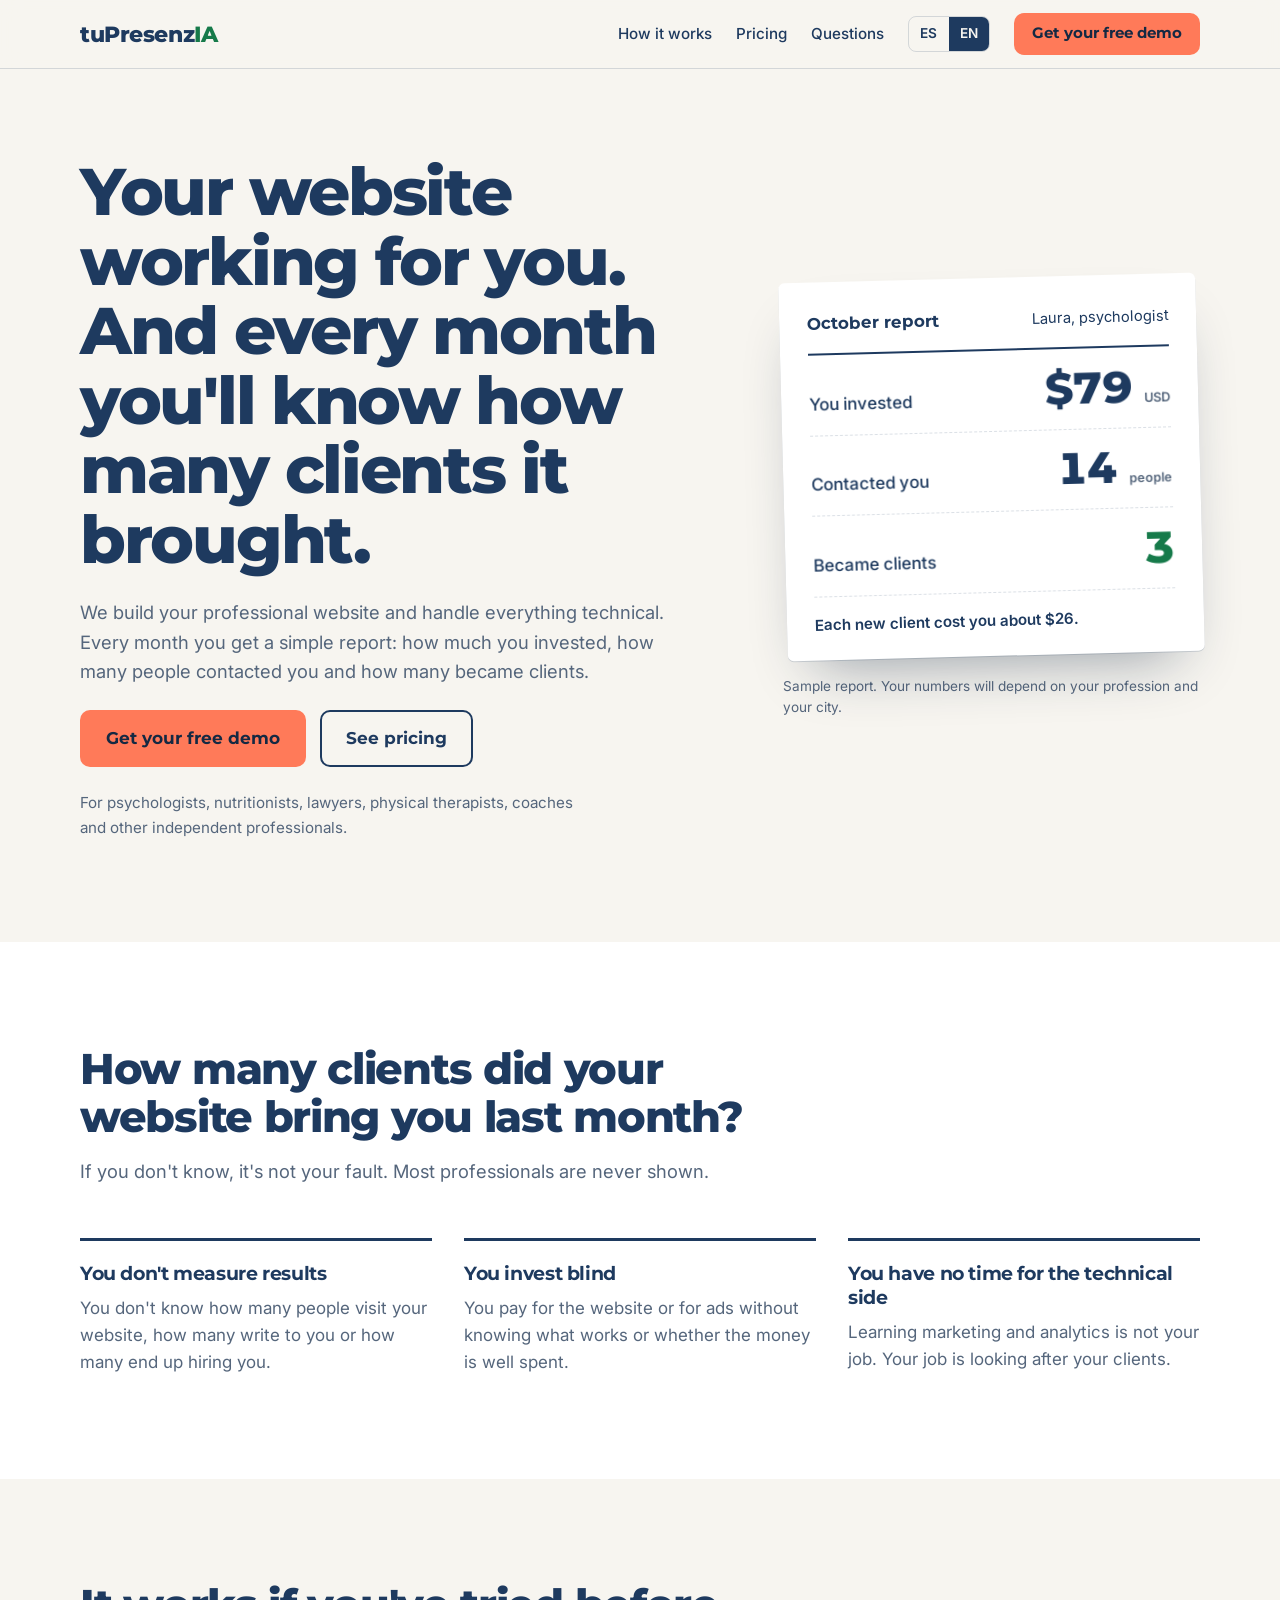
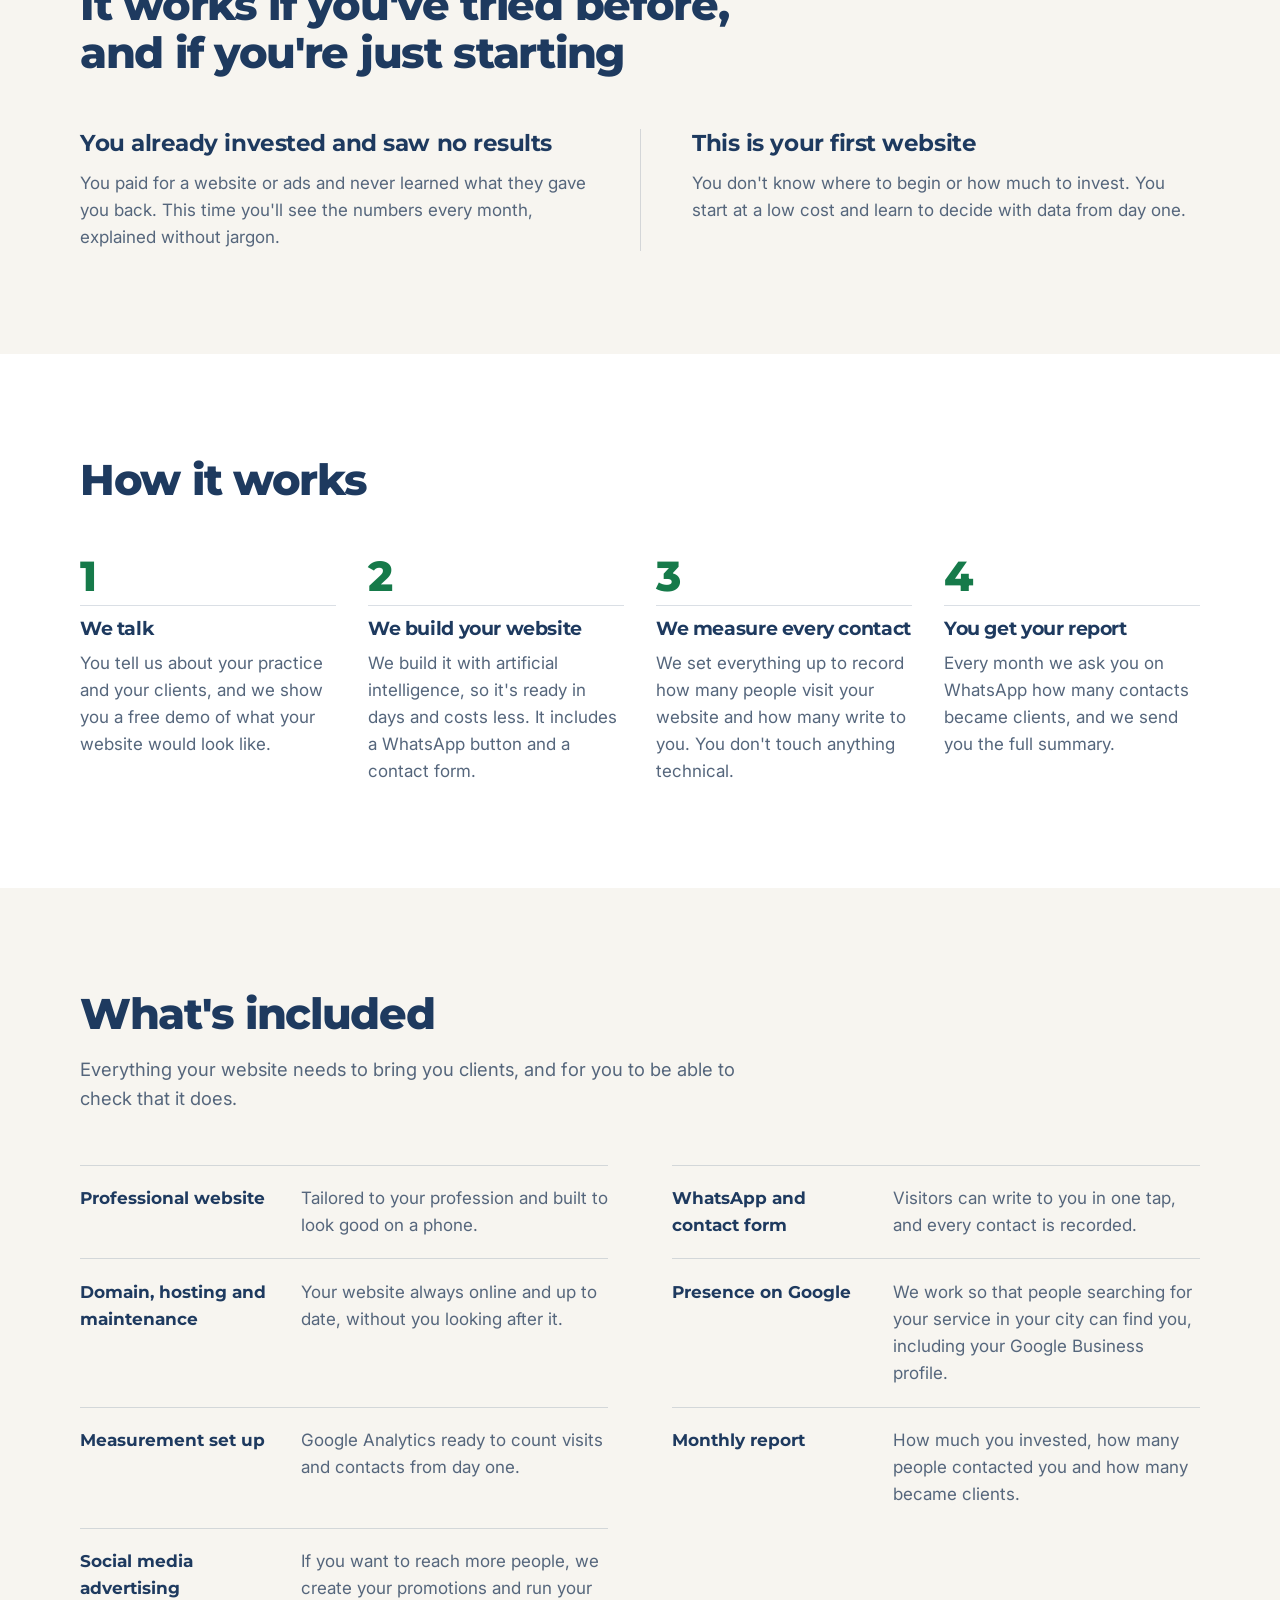
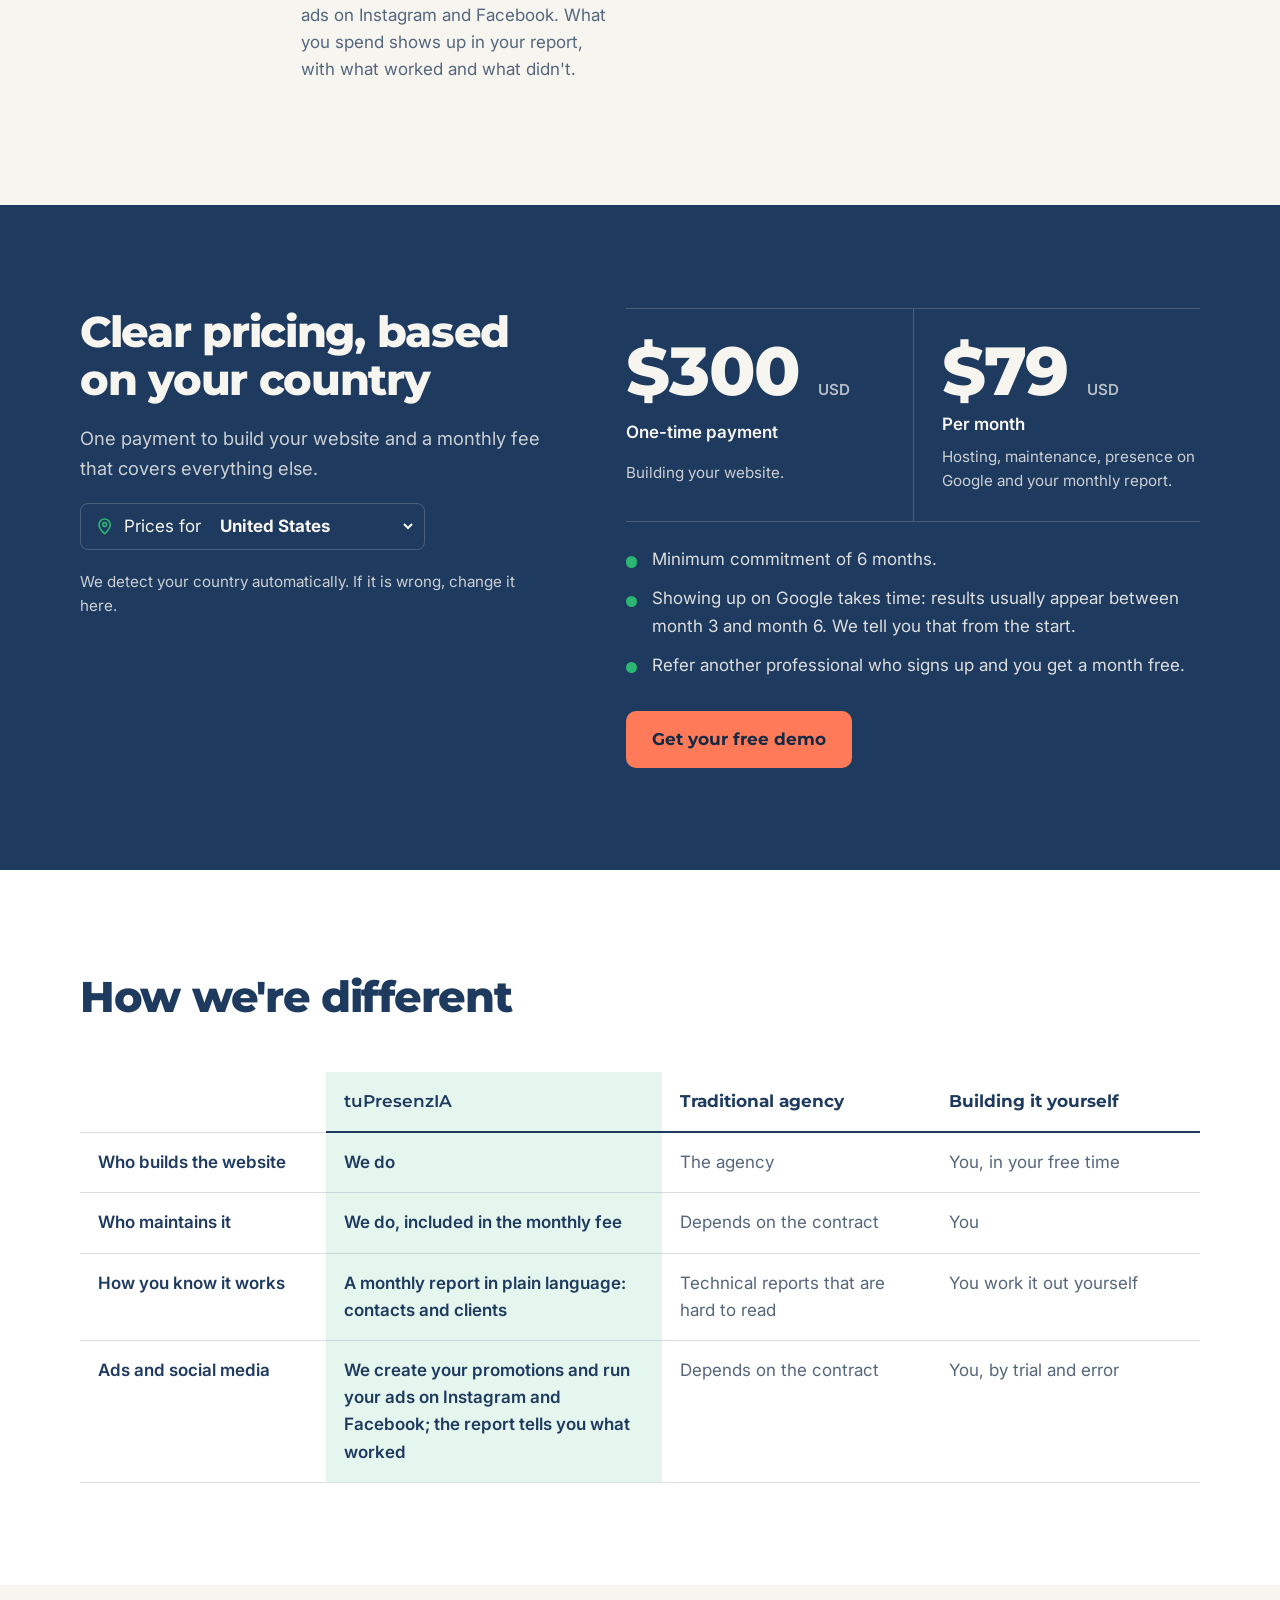
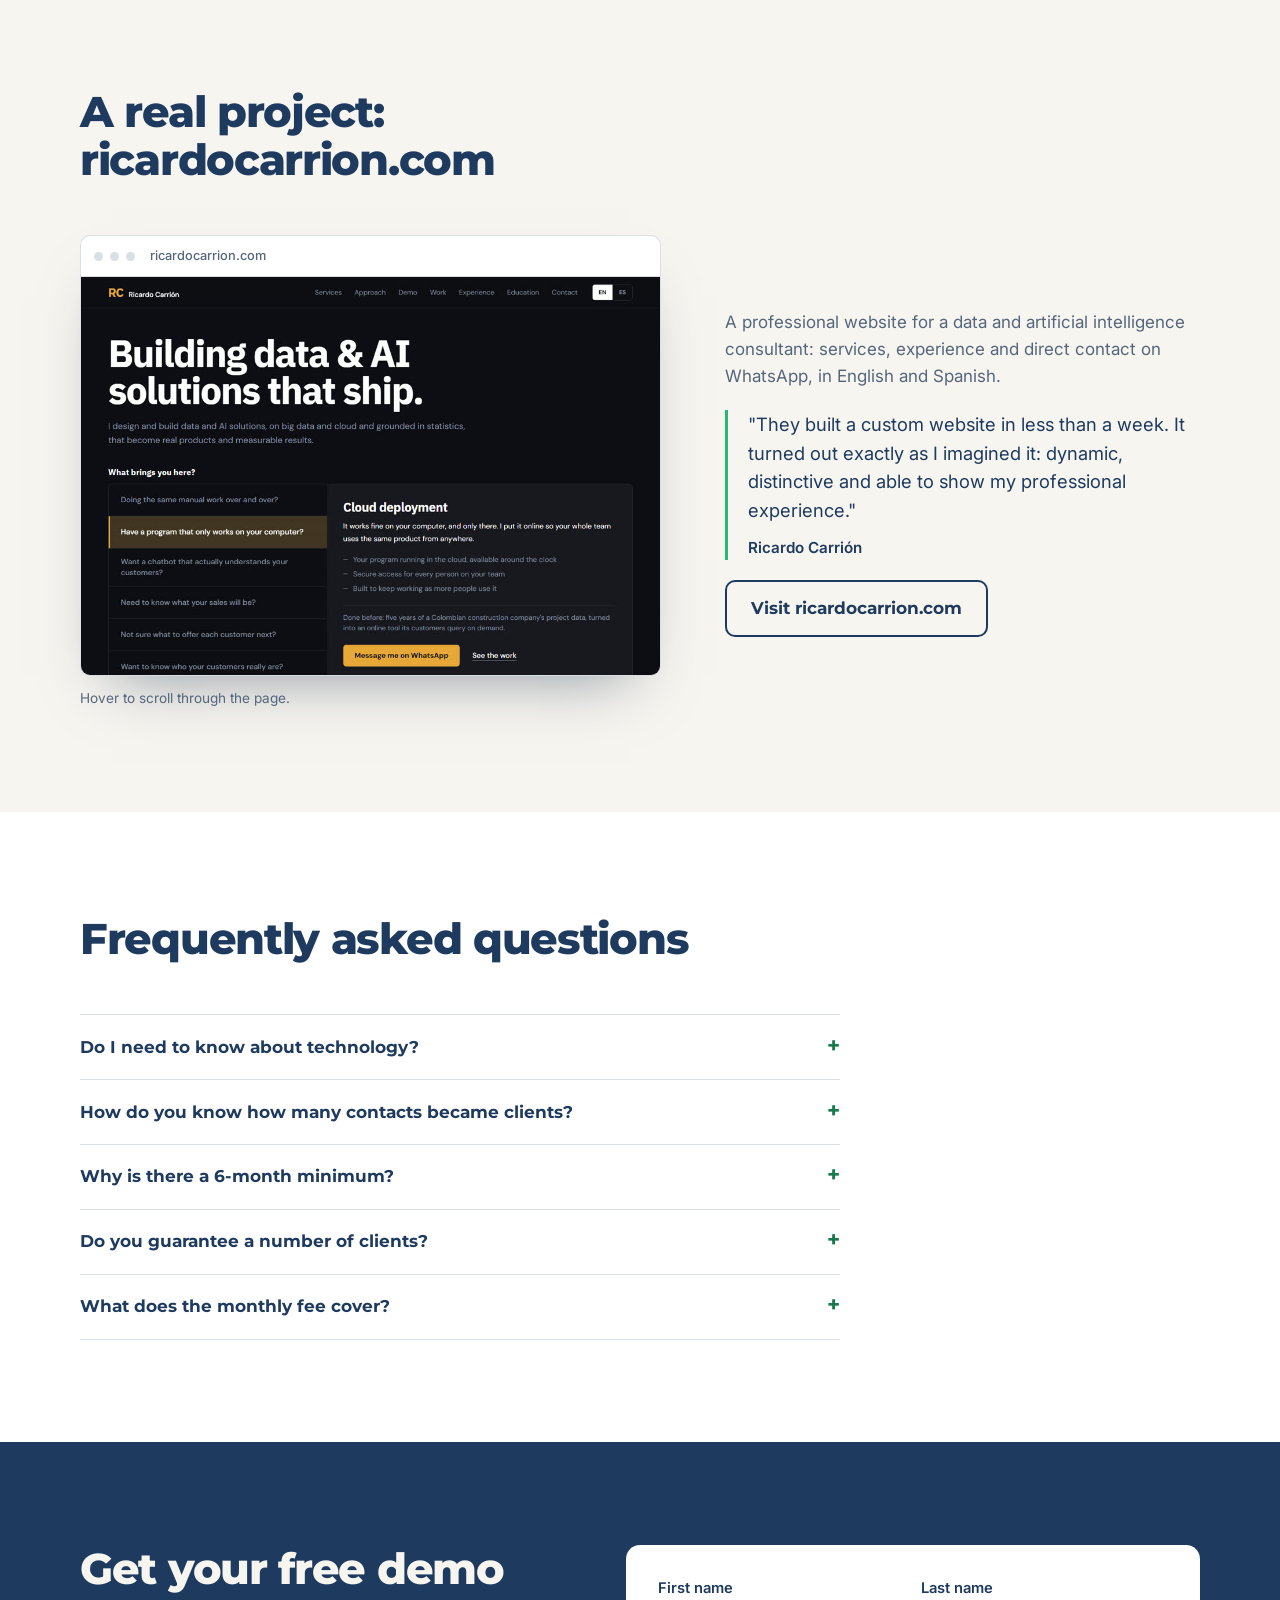
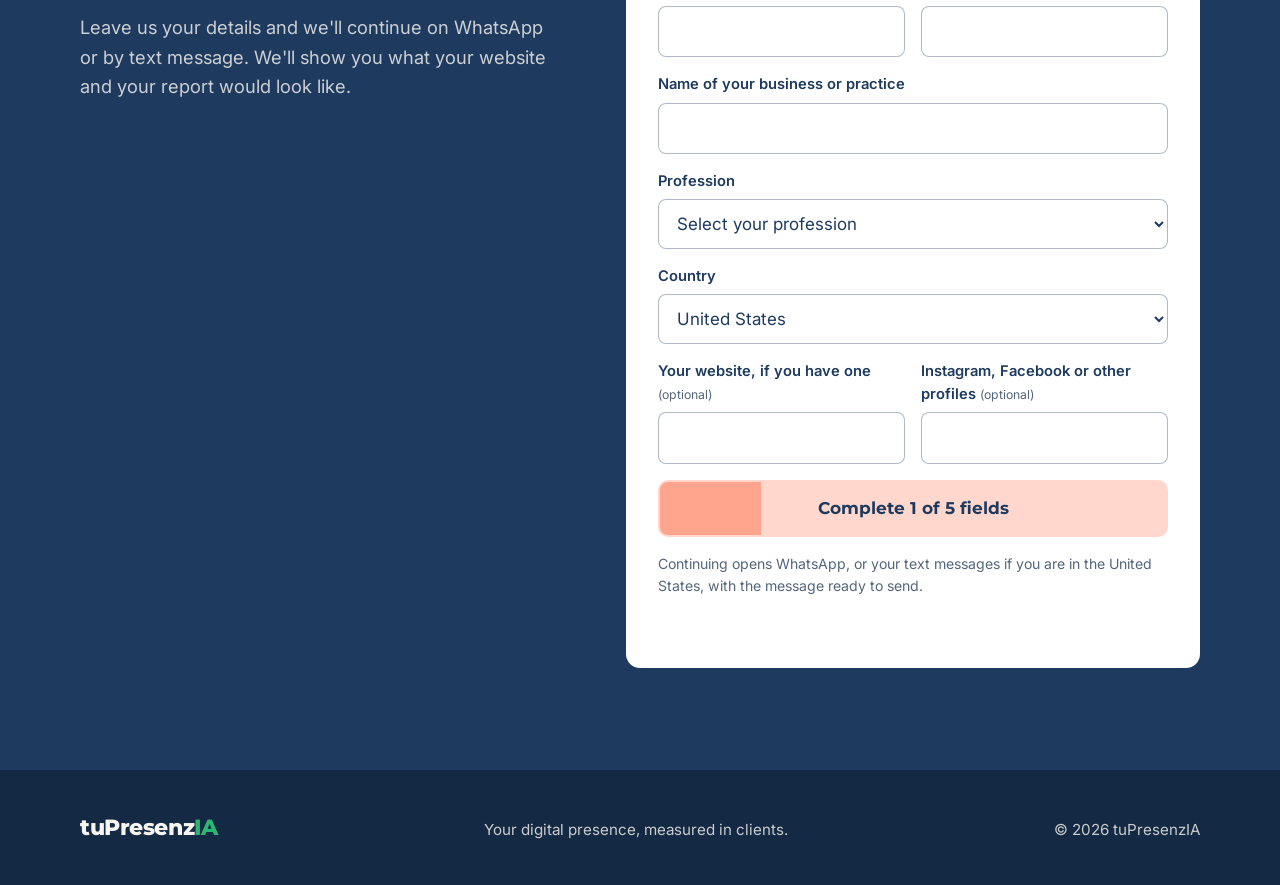
<file: index.html>
<!DOCTYPE html>
<html lang="es">
<head>
  <meta charset="UTF-8">
  <meta name="viewport" content="width=device-width, initial-scale=1.0">
  <title>tuPresenzIA</title>
  <meta name="description" content="tuPresenzIA crea tu página web profesional y cada mes te muestra cuántos clientes te trajo.">
  <!-- Google tag (gtag.js) -->
  <script async src="https://www.googletagmanager.com/gtag/js?id=G-QMNMT5FV4G"></script>
  <script>
    window.dataLayer = window.dataLayer || [];
    function gtag(){dataLayer.push(arguments);}
    gtag('js', new Date());

    gtag('config', 'G-QMNMT5FV4G');
  </script>
  <script>
    (function () {
      var language = String(navigator.language || "es").toLowerCase();
      window.location.replace(language.indexOf("en") === 0 ? "./eng/index.html" : "./spn/index.html");
    }());
  </script>
  <noscript><meta http-equiv="refresh" content="0; url=./spn/index.html"></noscript>
</head>
<body>
  <p>Si no eres redirigido automáticamente, continúa en <a href="./spn/index.html">Español</a> o <a href="./eng/index.html">English</a>.</p>
</body>
</html>
</file>
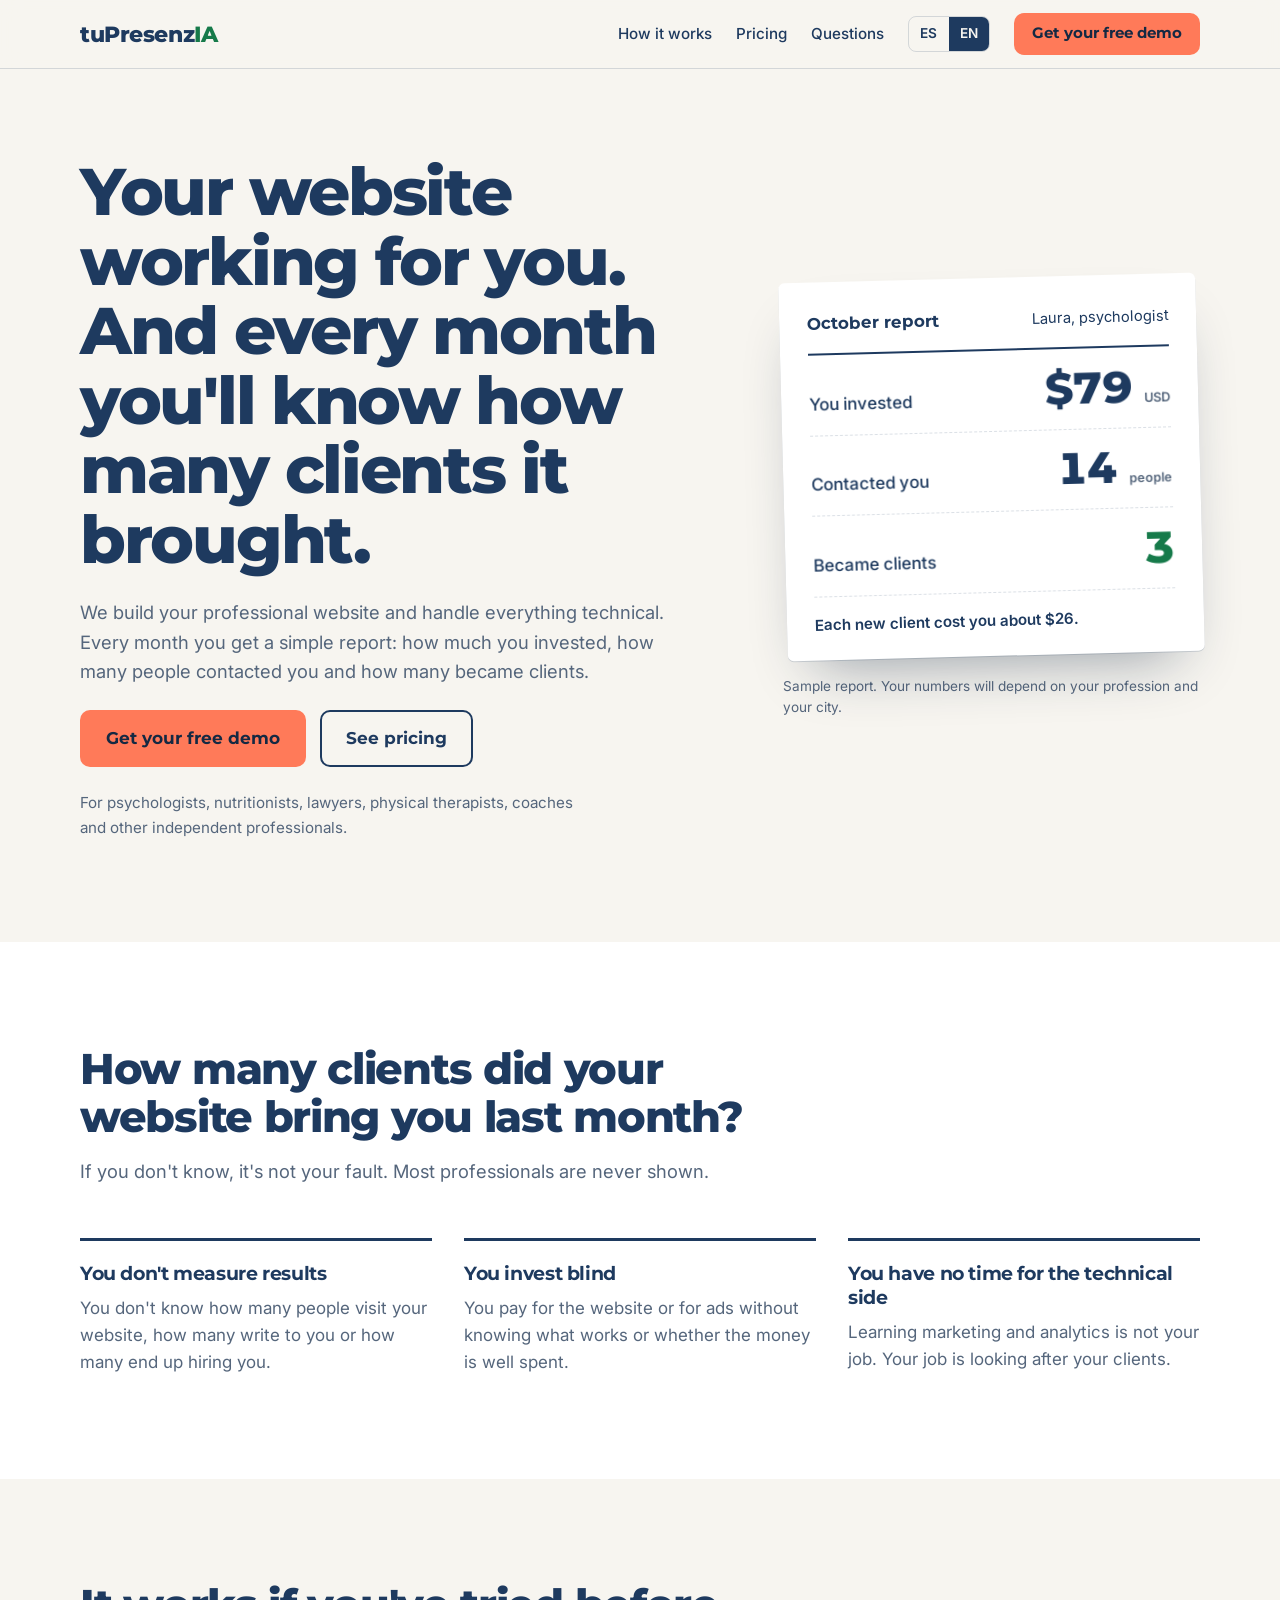
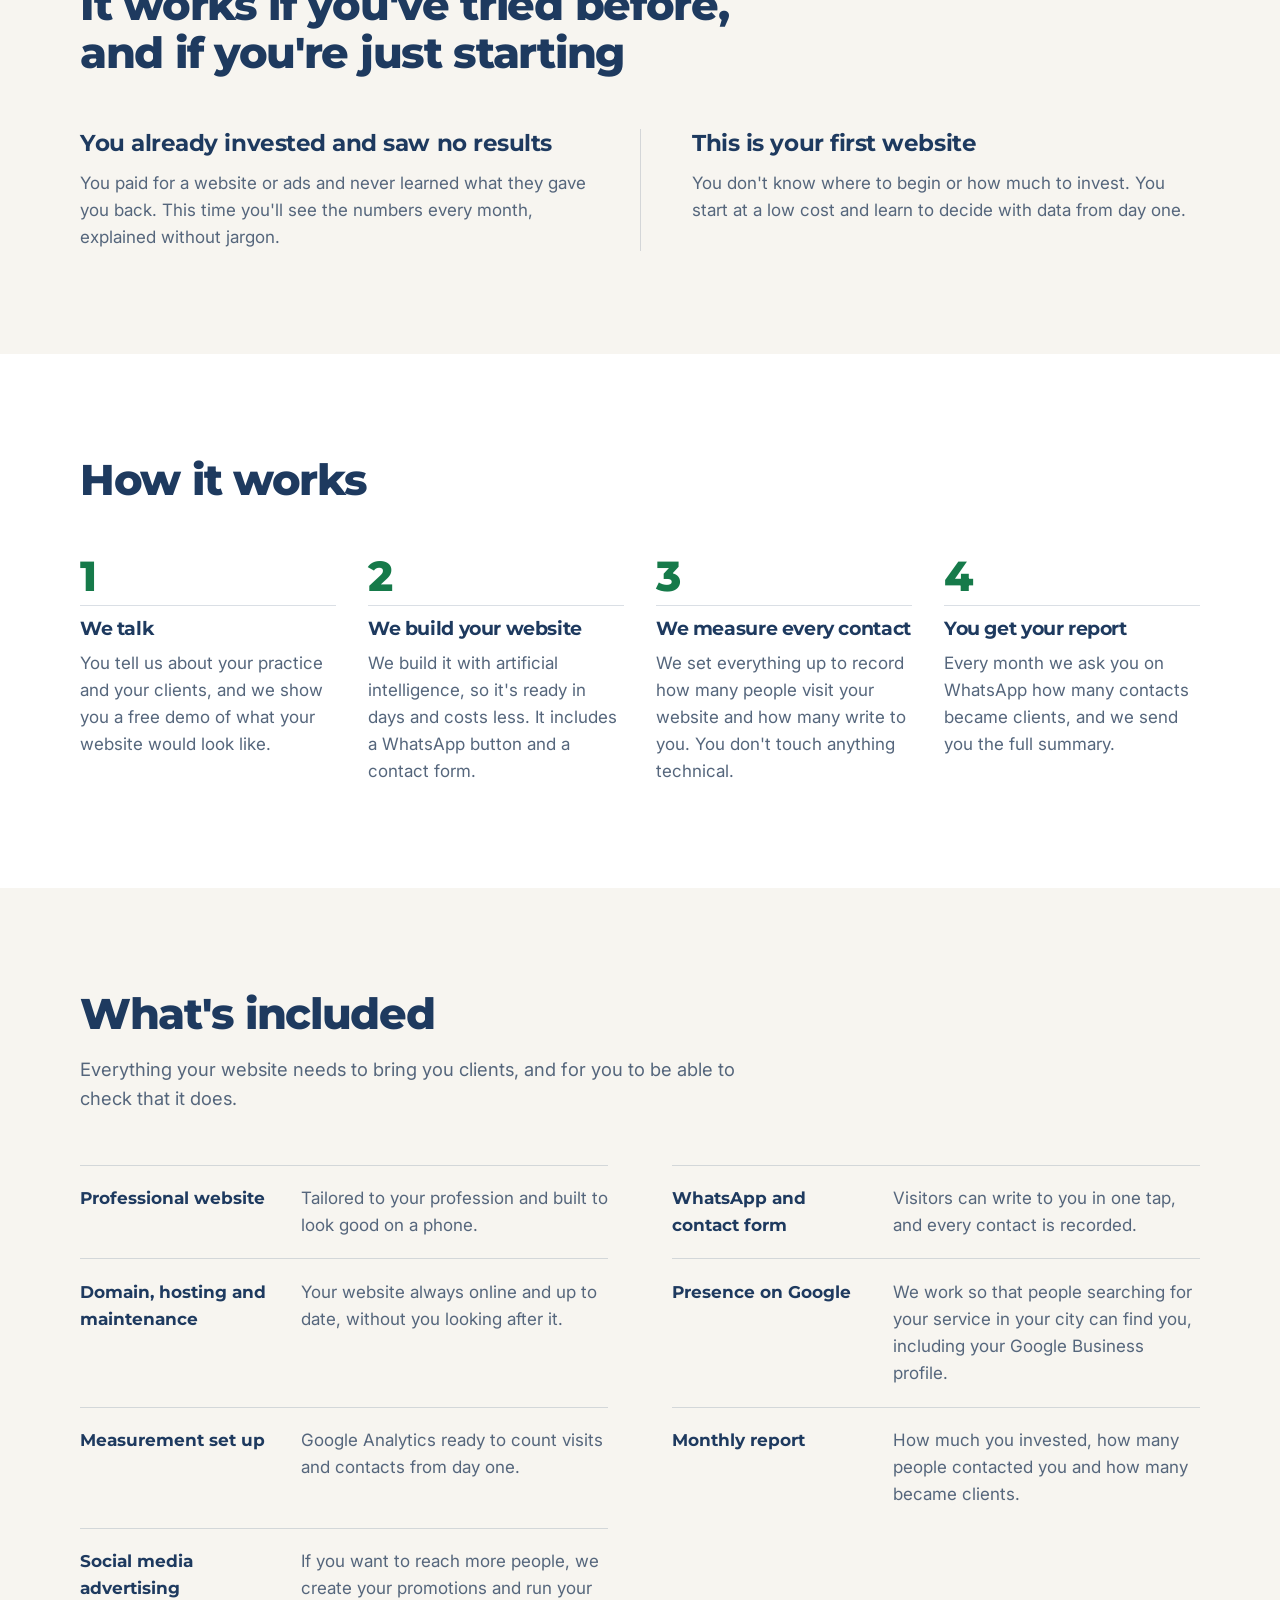
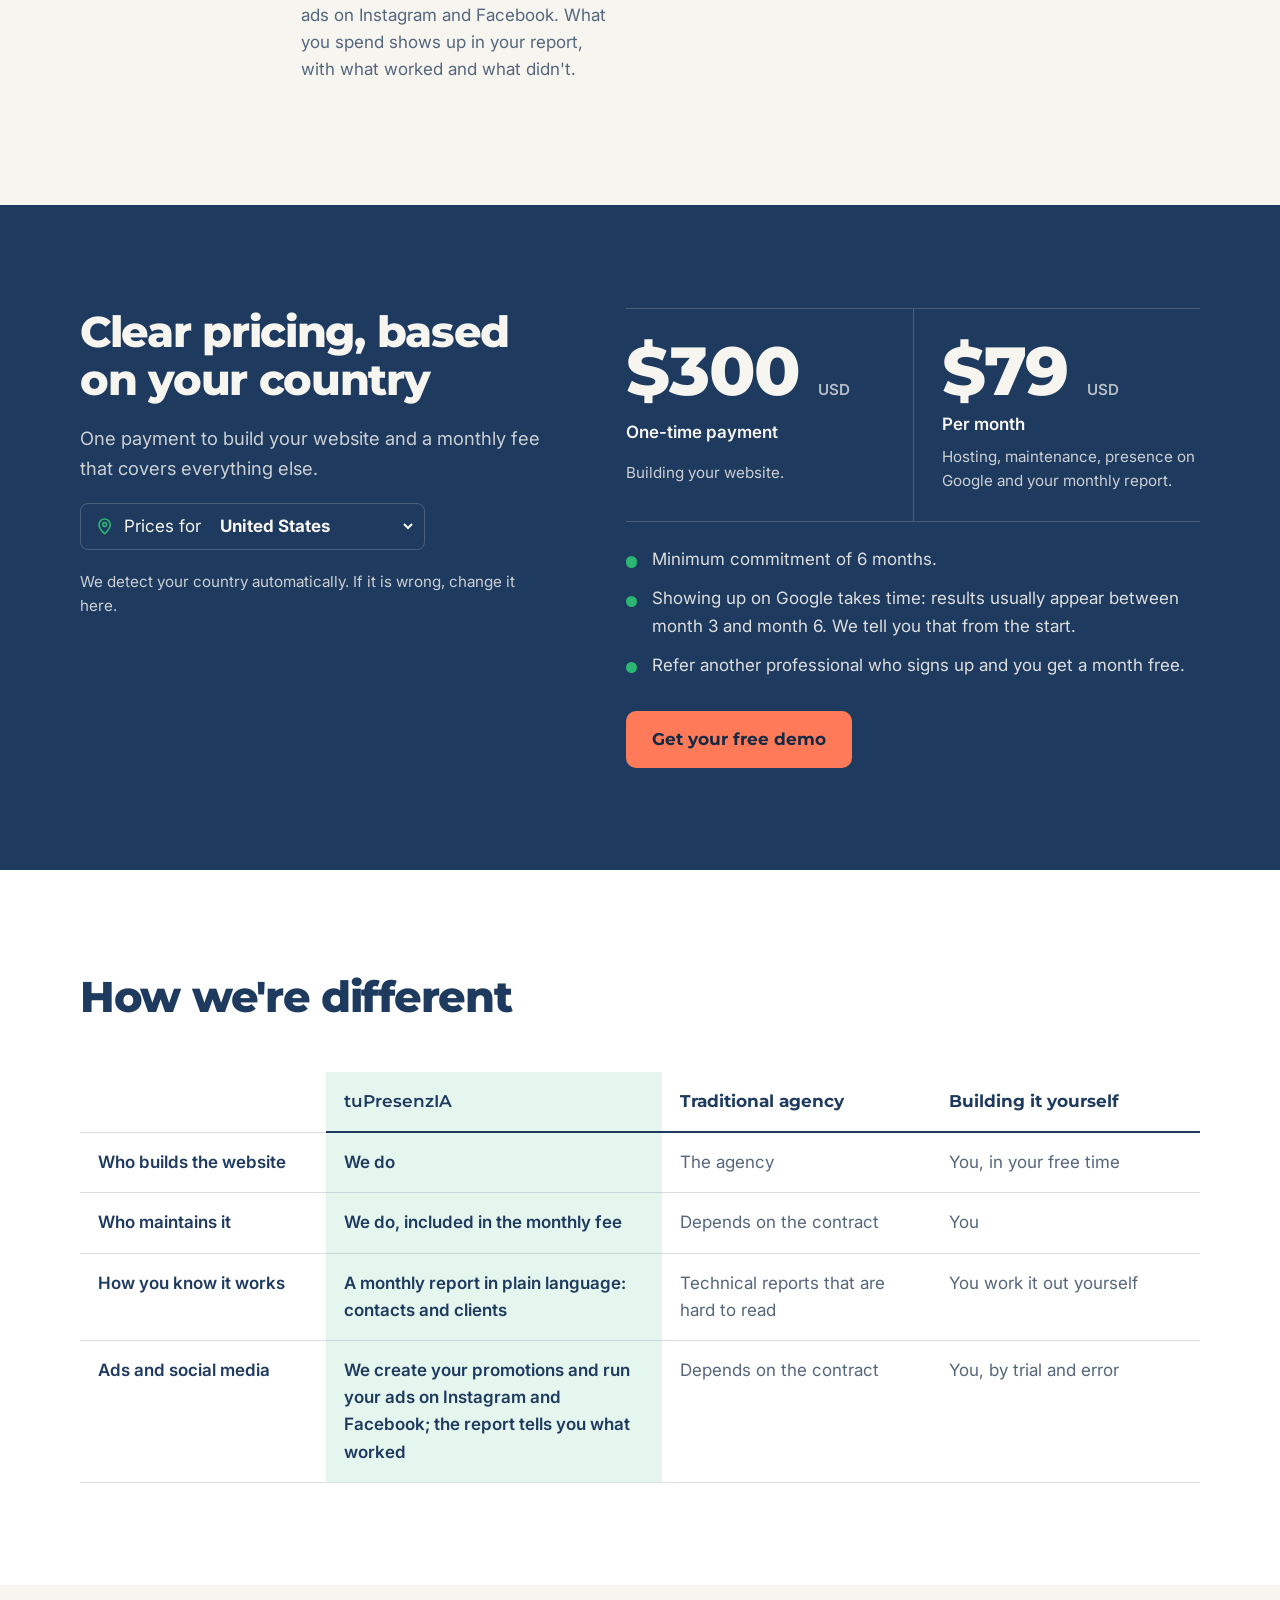
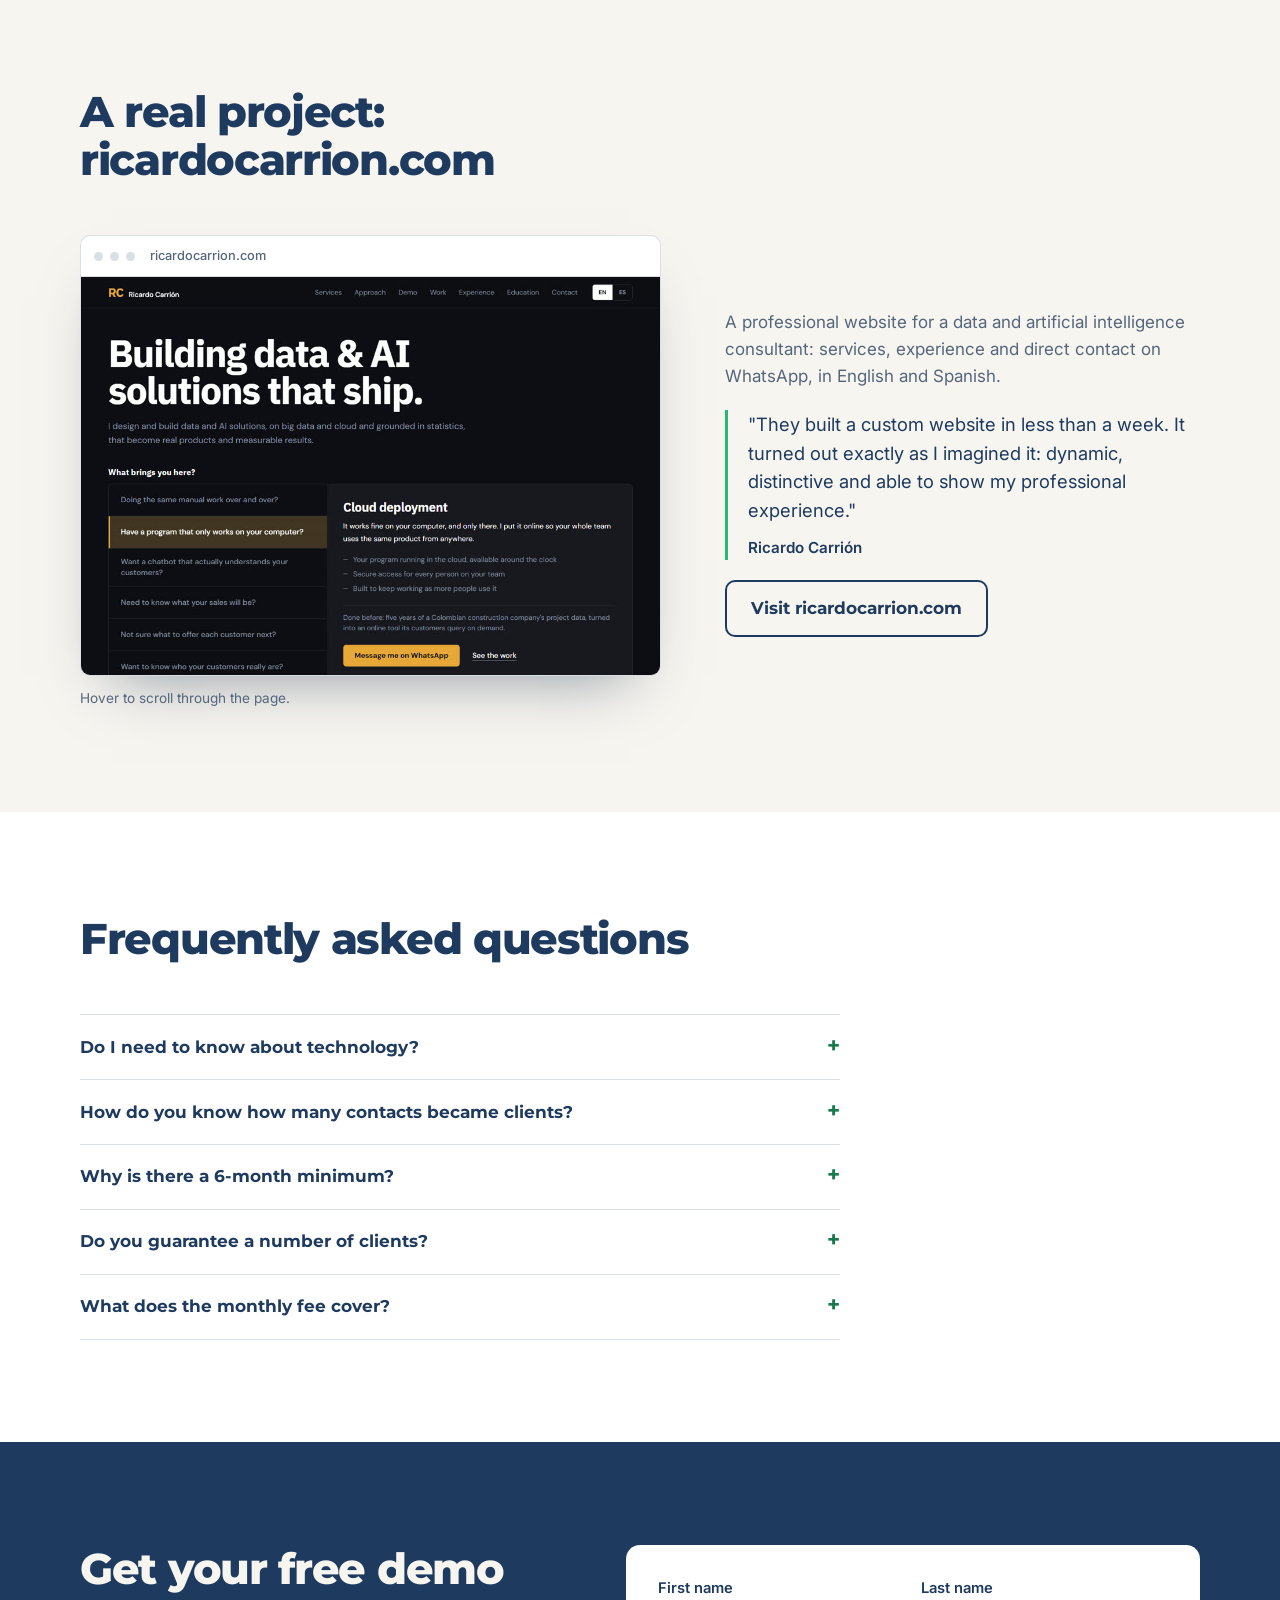
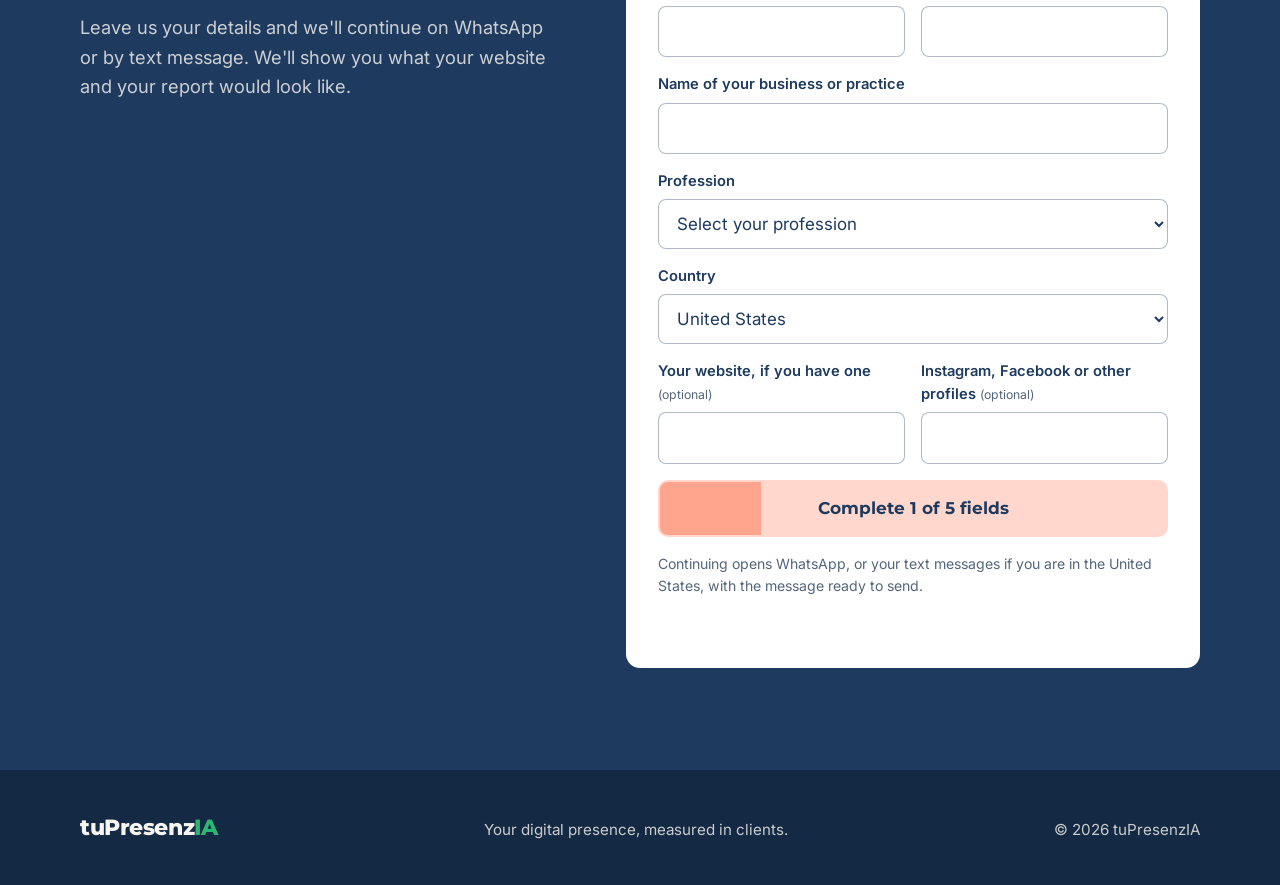
<file: eng/index.html>
<!DOCTYPE html>
<html lang="en" data-default-country="US">
<head>
  <meta charset="UTF-8">
  <meta name="viewport" content="width=device-width, initial-scale=1.0">
  <title>tuPresenzIA | A professional website and a monthly report of the clients it brought you</title>
  <meta name="description" content="We build your professional website and show you every month, in plain language, how much you invested, how many people contacted you and how many became clients.">
  <link rel="alternate" hreflang="es" href="../spn/index.html">
  <link rel="alternate" hreflang="en" href="../eng/index.html">
  <!-- Google tag (gtag.js) -->
  <script async src="https://www.googletagmanager.com/gtag/js?id=G-QMNMT5FV4G"></script>
  <script>
    window.dataLayer = window.dataLayer || [];
    function gtag(){dataLayer.push(arguments);}
    gtag('js', new Date());

    gtag('config', 'G-QMNMT5FV4G');
  </script>
  <link rel="preconnect" href="https://fonts.googleapis.com">
  <link rel="preconnect" href="https://fonts.gstatic.com" crossorigin>
  <link rel="stylesheet" href="https://fonts.googleapis.com/css2?family=Inter:wght@400;500;600&family=Montserrat:wght@700;800&display=swap">
  <script>document.documentElement.classList.add("is-locating");setTimeout(function(){document.documentElement.classList.remove("is-locating");},4000);</script>
  <link rel="stylesheet" href="../assets/styles.css">
  <script defer src="../assets/app.js"></script>
</head>
<body>
  <a class="skip-link" href="#content">Skip to content</a>

  <a class="promo-bar" data-promo href="#contacto">Halloween promotion: your website at 55% off, for <span data-price="promoSetup">$135</span> <span data-price="currency">USD</span> until October 31.</a>

  <header class="site-header">
    <div class="container site-header__inner">
      <a class="wordmark" href="#top" aria-label="tuPresenzIA, home">tuPresenz<span>IA</span></a>
      <nav class="site-nav" aria-label="Sections">
        <a href="#como-funciona">How it works</a>
        <a href="#precios">Pricing</a>
        <a href="#preguntas">Questions</a>
      </nav>
      <nav class="lang-switch" aria-label="Language">
        <a class="lang-option" href="../spn/index.html" lang="es" aria-label="Español">ES</a>
        <a class="lang-option is-active" href="../eng/index.html" aria-current="page" lang="en">EN</a>
      </nav>
      <a class="button button--primary button--small" href="#contacto"><span data-promo>Get the promotion</span><span data-no-promo>Get your free demo</span></a>
    </div>
  </header>

  <main id="content">
    <section class="hero" id="top">
      <div class="container hero__grid">
        <div class="hero__copy">
          <h1>Your website working for you. And every month you'll know how many clients it brought.</h1>
          <p class="lead">We build your professional website and handle everything technical. Every month you get a simple report: how much you invested, how many people contacted you and how many became clients.</p>
          <div class="button-row">
            <a class="button button--primary" href="#contacto"><span data-promo>Get the promotion</span><span data-no-promo>Get your free demo</span></a>
            <a class="button button--ghost" href="#precios">See pricing</a>
          </div>
          <p class="hero__audience">For psychologists, nutritionists, lawyers, physical therapists, coaches and other independent professionals.</p>
        </div>

        <figure>
          <div class="report">
            <div class="report__head">
              <strong>October report</strong>
              <span>Laura, psychologist</span>
            </div>
            <div class="report__row">
              <span class="report__label">You invested</span>
              <span class="report__value"><span data-price="monthly">$79</span> <small data-price="currency">USD</small></span>
            </div>
            <div class="report__row">
              <span class="report__label">Contacted you</span>
              <span class="report__value"><span data-count="14" data-count-delay="900">14</span> <small>people</small></span>
            </div>
            <div class="report__row report__row--clients">
              <span class="report__label">Became clients</span>
              <span class="report__value" data-count="3" data-count-delay="1450">3</span>
            </div>
            <p class="report__sum">Each new client cost you about <span data-price="perClient">$26</span>.</p>
          </div>
          <figcaption class="report-note">Sample report. Your numbers will depend on your profession and your city.</figcaption>
        </figure>
      </div>
    </section>

    <section class="band band--paper">
      <div class="container">
        <div class="band-head">
          <h2>How many clients did your website bring you last month?</h2>
          <p class="lead">If you don't know, it's not your fault. Most professionals are never shown.</p>
        </div>
        <ul class="pains">
          <li>
            <h3>You don't measure results</h3>
            <p>You don't know how many people visit your website, how many write to you or how many end up hiring you.</p>
          </li>
          <li>
            <h3>You invest blind</h3>
            <p>You pay for the website or for ads without knowing what works or whether the money is well spent.</p>
          </li>
          <li>
            <h3>You have no time for the technical side</h3>
            <p>Learning marketing and analytics is not your job. Your job is looking after your clients.</p>
          </li>
        </ul>
      </div>
    </section>

    <section class="band">
      <div class="container">
        <div class="band-head">
          <h2>It works if you've tried before, and if you're just starting</h2>
        </div>
        <div class="paths">
          <div>
            <h3>You already invested and saw no results</h3>
            <p>You paid for a website or ads and never learned what they gave you back. This time you'll see the numbers every month, explained without jargon.</p>
          </div>
          <div>
            <h3>This is your first website</h3>
            <p>You don't know where to begin or how much to invest. You start at a low cost and learn to decide with data from day one.</p>
          </div>
        </div>
      </div>
    </section>

    <section class="band band--paper" id="como-funciona">
      <div class="container">
        <div class="band-head">
          <h2>How it works</h2>
        </div>
        <ol class="steps">
          <li>
            <h3>We talk</h3>
            <p>You tell us about your practice and your clients, and we show you a free demo of what your website would look like.</p>
          </li>
          <li>
            <h3>We build your website</h3>
            <p>We build it with artificial intelligence, so it's ready in days and costs less. It includes a WhatsApp button and a contact form.</p>
          </li>
          <li>
            <h3>We measure every contact</h3>
            <p>We set everything up to record how many people visit your website and how many write to you. You don't touch anything technical.</p>
          </li>
          <li>
            <h3>You get your report</h3>
            <p>Every month we ask you on WhatsApp how many contacts became clients, and we send you the full summary.</p>
          </li>
        </ol>
      </div>
    </section>

    <section class="band">
      <div class="container">
        <div class="band-head">
          <h2>What's included</h2>
          <p class="lead">Everything your website needs to bring you clients, and for you to be able to check that it does.</p>
        </div>
        <dl class="included">
          <div>
            <dt>Professional website</dt>
            <dd>Tailored to your profession and built to look good on a phone.</dd>
          </div>
          <div>
            <dt>WhatsApp and contact form</dt>
            <dd>Visitors can write to you in one tap, and every contact is recorded.</dd>
          </div>
          <div>
            <dt>Domain, hosting and maintenance</dt>
            <dd>Your website always online and up to date, without you looking after it.</dd>
          </div>
          <div>
            <dt>Presence on Google</dt>
            <dd>We work so that people searching for your service in your city can find you, including your Google Business profile.</dd>
          </div>
          <div>
            <dt>Measurement set up</dt>
            <dd>Google Analytics ready to count visits and contacts from day one.</dd>
          </div>
          <div>
            <dt>Monthly report</dt>
            <dd>How much you invested, how many people contacted you and how many became clients.</dd>
          </div>
          <div>
            <dt>Social media advertising</dt>
            <dd>If you want to reach more people, we create your promotions and run your ads on Instagram and Facebook. What you spend shows up in your report, with what worked and what didn't.</dd>
          </div>
        </dl>
      </div>
    </section>

    <section class="band band--blue" id="precios">
      <div class="container pricing">
        <div class="pricing__intro">
          <h2>Clear pricing, based on your country</h2>
          <p class="lead">One payment to build your website and a monthly fee that covers everything else.</p>
          <label class="country-picker">
            <svg viewBox="0 0 24 24" aria-hidden="true"><path d="M12 21s-7-6.2-7-11.5a7 7 0 0 1 14 0C19 14.8 12 21 12 21Z"></path><circle cx="12" cy="9.5" r="2.5"></circle></svg>
            <span>Prices for</span>
            <select data-country-select aria-label="Country or region">
              <option value="EC">Ecuador</option>
              <option value="MX">Mexico</option>
              <option value="US" selected>United States</option>
              <option value="CA">Canada</option>
              <option value="EU">Europe</option>
              <option value="LATAM">Rest of Latin America</option>
              <option value="OTHER">Other country</option>
            </select>
          </label>
          <p class="pricing__other">We detect your country automatically. If it is wrong, change it here.</p>
        </div>

        <div aria-live="polite">
          <div class="price-pair">
            <div class="price">
              <span class="price__amount"><span data-price="promoSetup">$135</span> <small data-price="currency">USD</small></span>
              <span class="price__label">One-time payment</span>
              <span class="price__promo" data-promo>Halloween promotion until October 31. Regular price: <s data-price="setup">$300</s></span>
              <span class="price__detail">Building your website.</span>
            </div>
            <div class="price">
              <span class="price__amount"><span data-price="monthly">$79</span> <small data-price="currency">USD</small></span>
              <span class="price__label">Per month</span>
              <span class="price__detail">Hosting, maintenance, presence on Google and your monthly report.</span>
            </div>
          </div>
          <ul class="pricing__terms">
            <li>Minimum commitment of 6 months.</li>
            <li>Showing up on Google takes time: results usually appear between month 3 and month 6. We tell you that from the start.</li>
            <li>Refer another professional who signs up and you get a month free.</li>
          </ul>
          <a class="button button--primary pricing__cta" href="#contacto"><span data-promo>Get the promotion</span><span data-no-promo>Get your free demo</span></a>
        </div>
      </div>
    </section>

    <section class="band band--paper">
      <div class="container">
        <div class="band-head">
          <h2>How we're different</h2>
        </div>
        <div class="table-scroll">
          <table class="compare">
            <thead>
              <tr>
                <td></td>
                <th scope="col" class="is-us">tuPresenzIA</th>
                <th scope="col">Traditional agency</th>
                <th scope="col">Building it yourself</th>
              </tr>
            </thead>
            <tbody>
              <tr>
                <th scope="row">Who builds the website</th>
                <td class="is-us">We do</td>
                <td>The agency</td>
                <td>You, in your free time</td>
              </tr>
              <tr>
                <th scope="row">Who maintains it</th>
                <td class="is-us">We do, included in the monthly fee</td>
                <td>Depends on the contract</td>
                <td>You</td>
              </tr>
              <tr>
                <th scope="row">How you know it works</th>
                <td class="is-us">A monthly report in plain language: contacts and clients</td>
                <td>Technical reports that are hard to read</td>
                <td>You work it out yourself</td>
              </tr>
              <tr>
                <th scope="row">Ads and social media</th>
                <td class="is-us">We create your promotions and run your ads on Instagram and Facebook; the report tells you what worked</td>
                <td>Depends on the contract</td>
                <td>You, by trial and error</td>
              </tr>
            </tbody>
          </table>
        </div>
      </div>
    </section>

    <section class="band">
      <div class="container">
        <div class="band-head">
          <h2>A real project: ricardocarrion.com</h2>
        </div>
        <div class="case">
          <figure class="shot">
            <a class="shot__frame" href="https://ricardocarrion.com" target="_blank" rel="noopener" aria-label="Open ricardocarrion.com in a new tab">
              <span class="shot__bar" aria-hidden="true"><i></i><i></i><i></i><b>ricardocarrion.com</b></span>
              <span class="shot__view"><img src="../assets/ricardocarrion-site.jpg" alt="Screenshot of the ricardocarrion.com home page" width="1000" height="2031" loading="lazy"></span>
            </a>
            <figcaption>Hover to scroll through the page.</figcaption>
          </figure>
          <div class="case__body">
            <p>A professional website for a data and artificial intelligence consultant: services, experience and direct contact on WhatsApp, in English and Spanish.</p>
            <blockquote>
              <p>"They built a custom website in less than a week. It turned out exactly as I imagined it: dynamic, distinctive and able to show my professional experience."</p>
              <footer>Ricardo Carrión</footer>
            </blockquote>
            <a class="button button--ghost" href="https://ricardocarrion.com" target="_blank" rel="noopener">Visit ricardocarrion.com</a>
          </div>
        </div>
      </div>
    </section>

    <section class="band band--paper" id="preguntas">
      <div class="container">
        <div class="band-head">
          <h2>Frequently asked questions</h2>
        </div>
        <div class="faq">
          <details>
            <summary>Do I need to know about technology?</summary>
            <p>No. We build the website, maintain it and set up the measurement. You just tell us about your work and read your report each month.</p>
          </details>
          <details>
            <summary>How do you know how many contacts became clients?</summary>
            <p>The website records every person who writes to you through WhatsApp or the form. Once a month we ask you how many of them hired you and add it to your report.</p>
          </details>
          <details>
            <summary>Why is there a 6-month minimum?</summary>
            <p>Because showing up on Google is not immediate: it usually takes 3 to 6 months. That time lets us show you real results instead of promises.</p>
          </details>
          <details>
            <summary>Do you guarantee a number of clients?</summary>
            <p>No, and be wary of anyone who does. What we do guarantee is that every month you'll know exactly what your website generated, so you can decide where to invest with data.</p>
          </details>
          <details>
            <summary>What does the monthly fee cover?</summary>
            <p>The domain, hosting, maintenance of your website, the work to get you found on Google and your monthly report.</p>
          </details>
        </div>
      </div>
    </section>

    <section class="band band--blue" id="contacto">
      <div class="container contact">
        <div class="contact__intro">
          <h2 data-promo>Halloween promotion: your website for <span data-price="promoSetup">$135</span> <span data-price="currency">USD</span></h2>
          <h2 data-no-promo>Get your free demo</h2>
          <p class="lead" data-promo>Until October 31 we build your website for <span data-price="promoSetup">$135</span> instead of <span data-price="setup">$300</span>. The <span data-price="monthly">$79</span> monthly fee stays the same. Fill in your details, send us the message and we reply right there.</p>
          <p class="lead" data-no-promo>Leave us your details and we'll continue on WhatsApp or by text message. We'll show you what your website and your report would look like.</p>
        </div>

        <form class="contact-form" data-whatsapp-base="https://wa.me/18576055571" data-sms-number="+18576055571" data-sms-ready-label="Continue by text message" data-sms-status-message="Opening your messages… If they don’t open, text us at +1 857 605 5571." data-message-template="Hi, I saw your website and I want the tuPresenzIA Halloween promotion. I'm {firstName} {lastName}, {profession} from {country}. Business: {business}. Website: {website}. Social media: {social}." data-message-template-regular="Hi, I saw your website and I'm interested in tuPresenzIA. I'm {firstName} {lastName}, {profession} from {country}, and I'd like my free demo. Business: {business}. Website: {website}. Social media: {social}." data-empty-value="none" data-status-message="Opening WhatsApp…">
          <div class="form-row">
            <div class="form-field">
              <label for="first-name-en">First name</label>
              <input class="field-control" id="first-name-en" name="first_name" type="text" autocomplete="given-name" required>
            </div>
            <div class="form-field">
              <label for="last-name-en">Last name</label>
              <input class="field-control" id="last-name-en" name="last_name" type="text" autocomplete="family-name" required>
            </div>
          </div>
          <div class="form-field">
            <label for="business-en">Name of your business or practice</label>
            <input class="field-control" id="business-en" name="business" type="text" autocomplete="organization" required>
          </div>
          <div class="form-field">
            <label for="profession-en">Profession</label>
            <select class="field-control" id="profession-en" name="profession" required>
              <option value="">Select your profession</option>
              <option value="psychologist">Psychologist</option>
              <option value="nutritionist">Nutritionist</option>
              <option value="lawyer">Lawyer</option>
              <option value="physical therapist">Physical therapist</option>
              <option value="coach">Coach</option>
              <option value="doctor">Doctor</option>
              <option value="dentist">Dentist</option>
              <option value="accountant">Accountant</option>
              <option value="consultant">Consultant</option>
              <option value="other">Other</option>
            </select>
          </div>
          <div class="form-field" data-custom-field="profession" hidden>
            <label for="profession-other-en">Your profession</label>
            <input class="field-control" id="profession-other-en" name="profession_other" type="text">
          </div>
          <div class="form-field">
            <label for="country-en">Country</label>
            <select class="field-control" id="country-en" name="country" required>
              <option value="">Select your country</option>
              <option value="Ecuador" data-code="EC">Ecuador</option>
              <option value="Mexico" data-code="MX">Mexico</option>
              <option value="United States" data-code="US">United States</option>
              <option value="other">Other</option>
            </select>
          </div>
          <div class="form-field" data-custom-field="country" hidden>
            <label for="country-other-en">Your country</label>
            <input class="field-control" id="country-other-en" name="country_other" type="text" autocomplete="country-name">
          </div>
          <div class="form-row">
            <div class="form-field">
              <label for="website-en">Your website, if you have one <small>(optional)</small></label>
              <input class="field-control" id="website-en" name="website" type="text" inputmode="url" autocomplete="url">
            </div>
            <div class="form-field">
              <label for="social-en">Instagram, Facebook or other profiles <small>(optional)</small></label>
              <input class="field-control" id="social-en" name="social" type="text" inputmode="url">
            </div>
          </div>
          <button class="button button--primary button--wide button--progress" type="submit" disabled data-progress-button data-locked-template="Complete {completed} of {total} fields" data-ready-label="Continue on WhatsApp"><span data-progress-button-label>Complete 0 of 5 fields</span></button>
          <p class="contact-note">Continuing opens WhatsApp, or your text messages if you are in the United States, with the message ready to send.</p>
          <p class="form-status" aria-live="polite"></p>
        </form>
      </div>
    </section>
  </main>

  <footer class="site-footer">
    <div class="container site-footer__inner">
      <span class="wordmark">tuPresenz<span>IA</span></span>
      <span>Your digital presence, measured in clients.</span>
      <span>&copy; <span data-year></span> tuPresenzIA</span>
    </div>
  </footer>
</body>
</html>
</file>
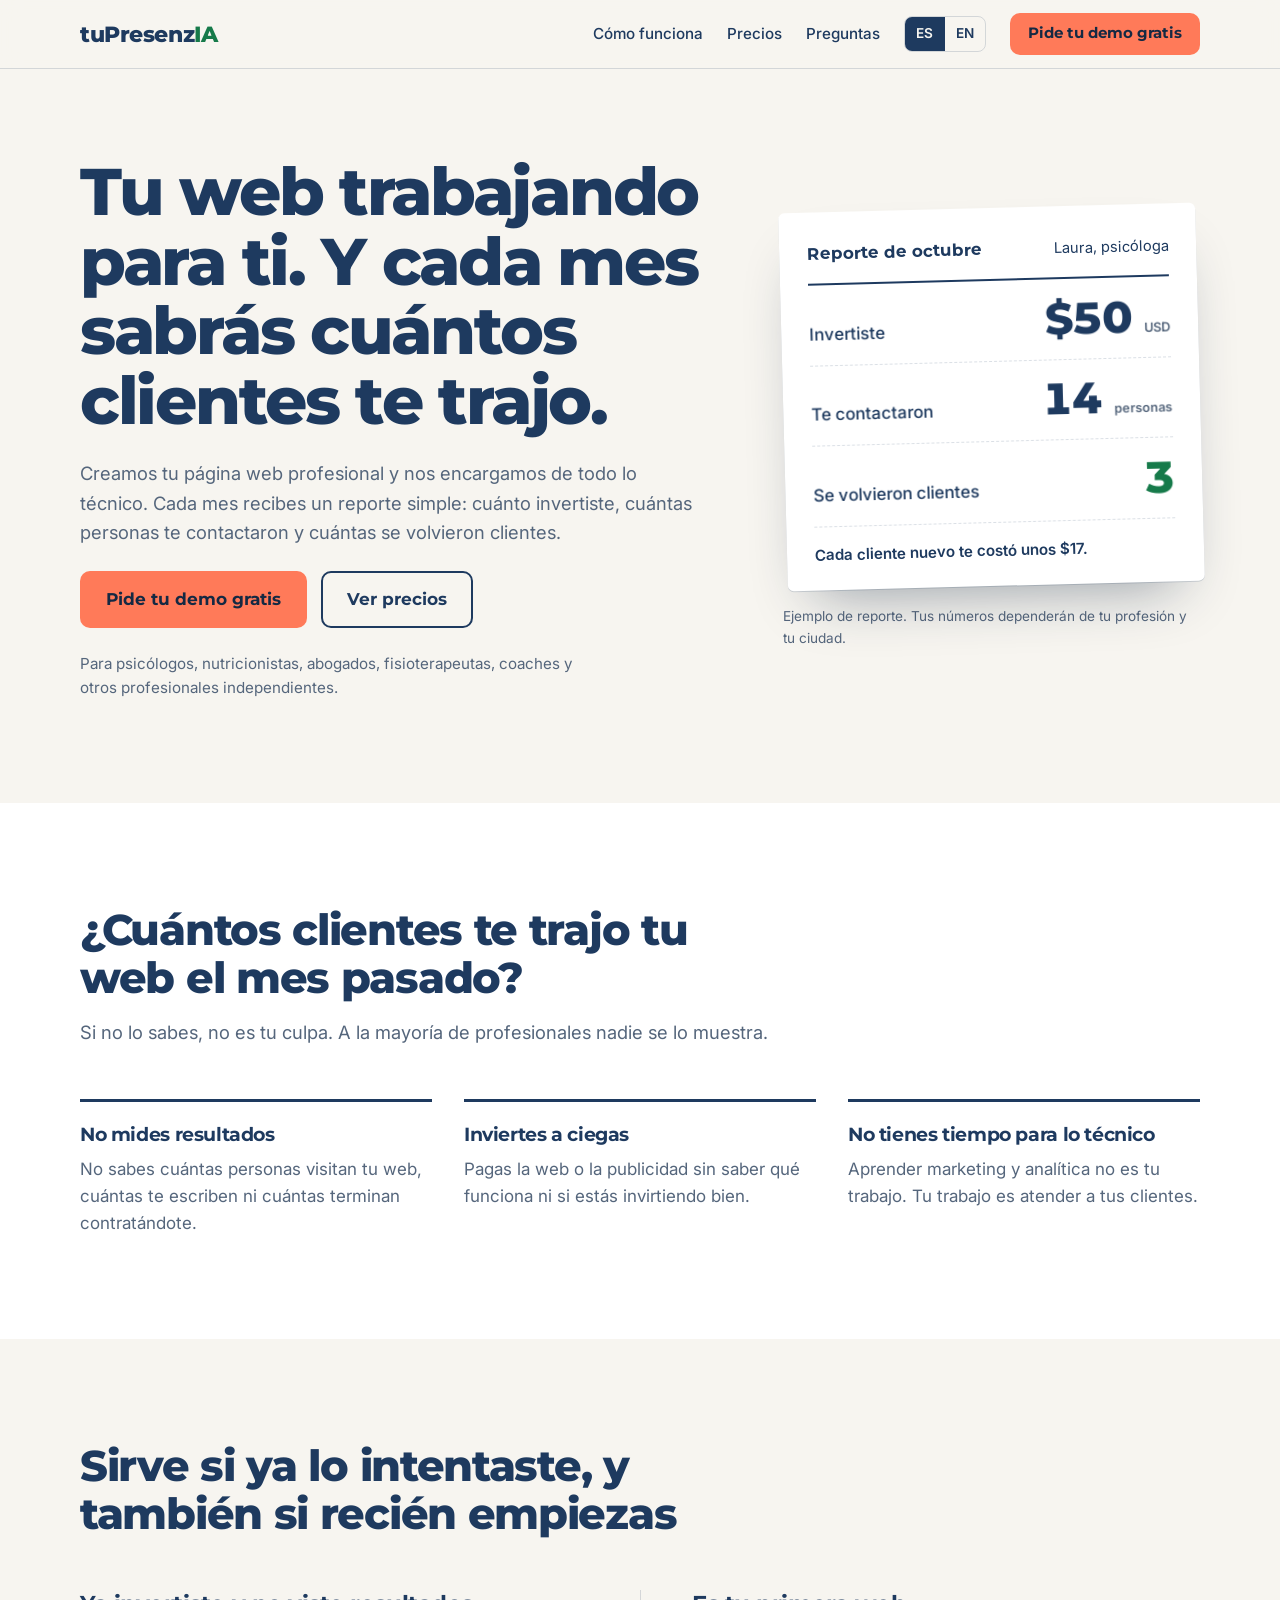
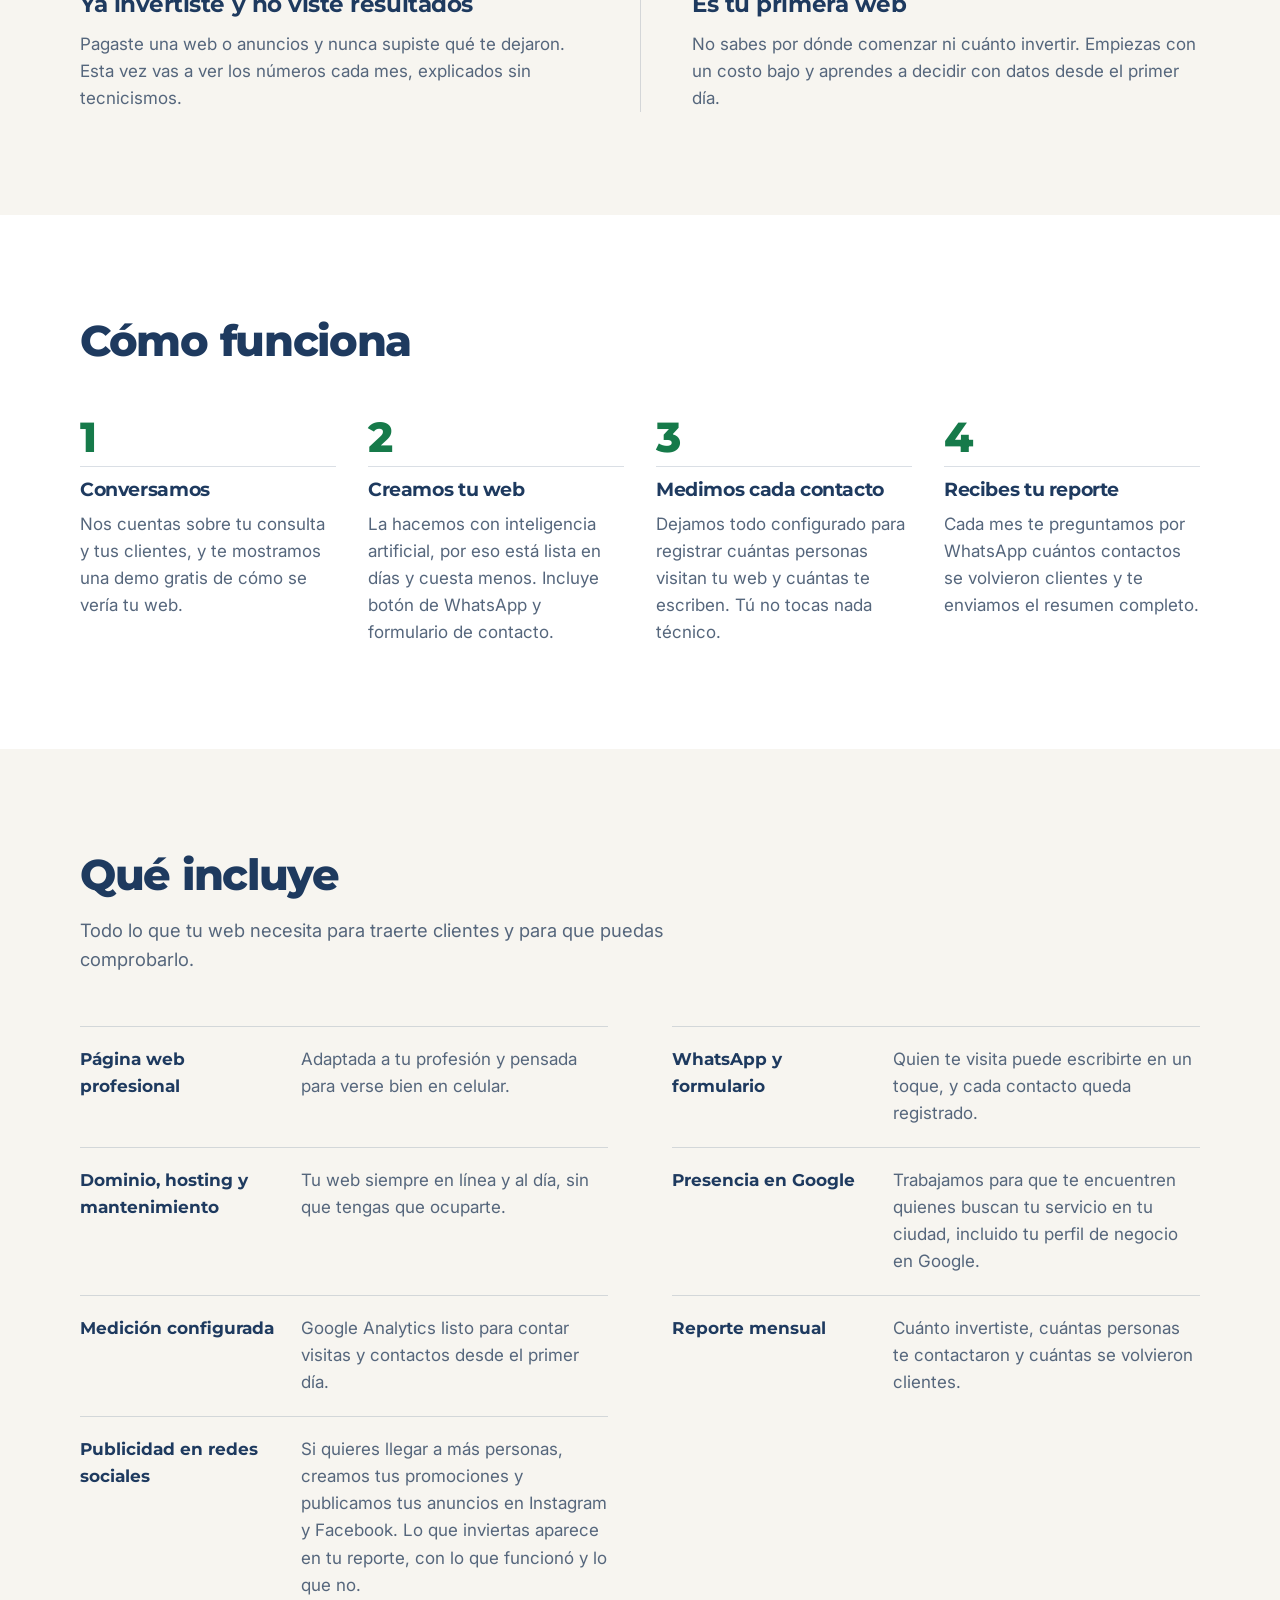
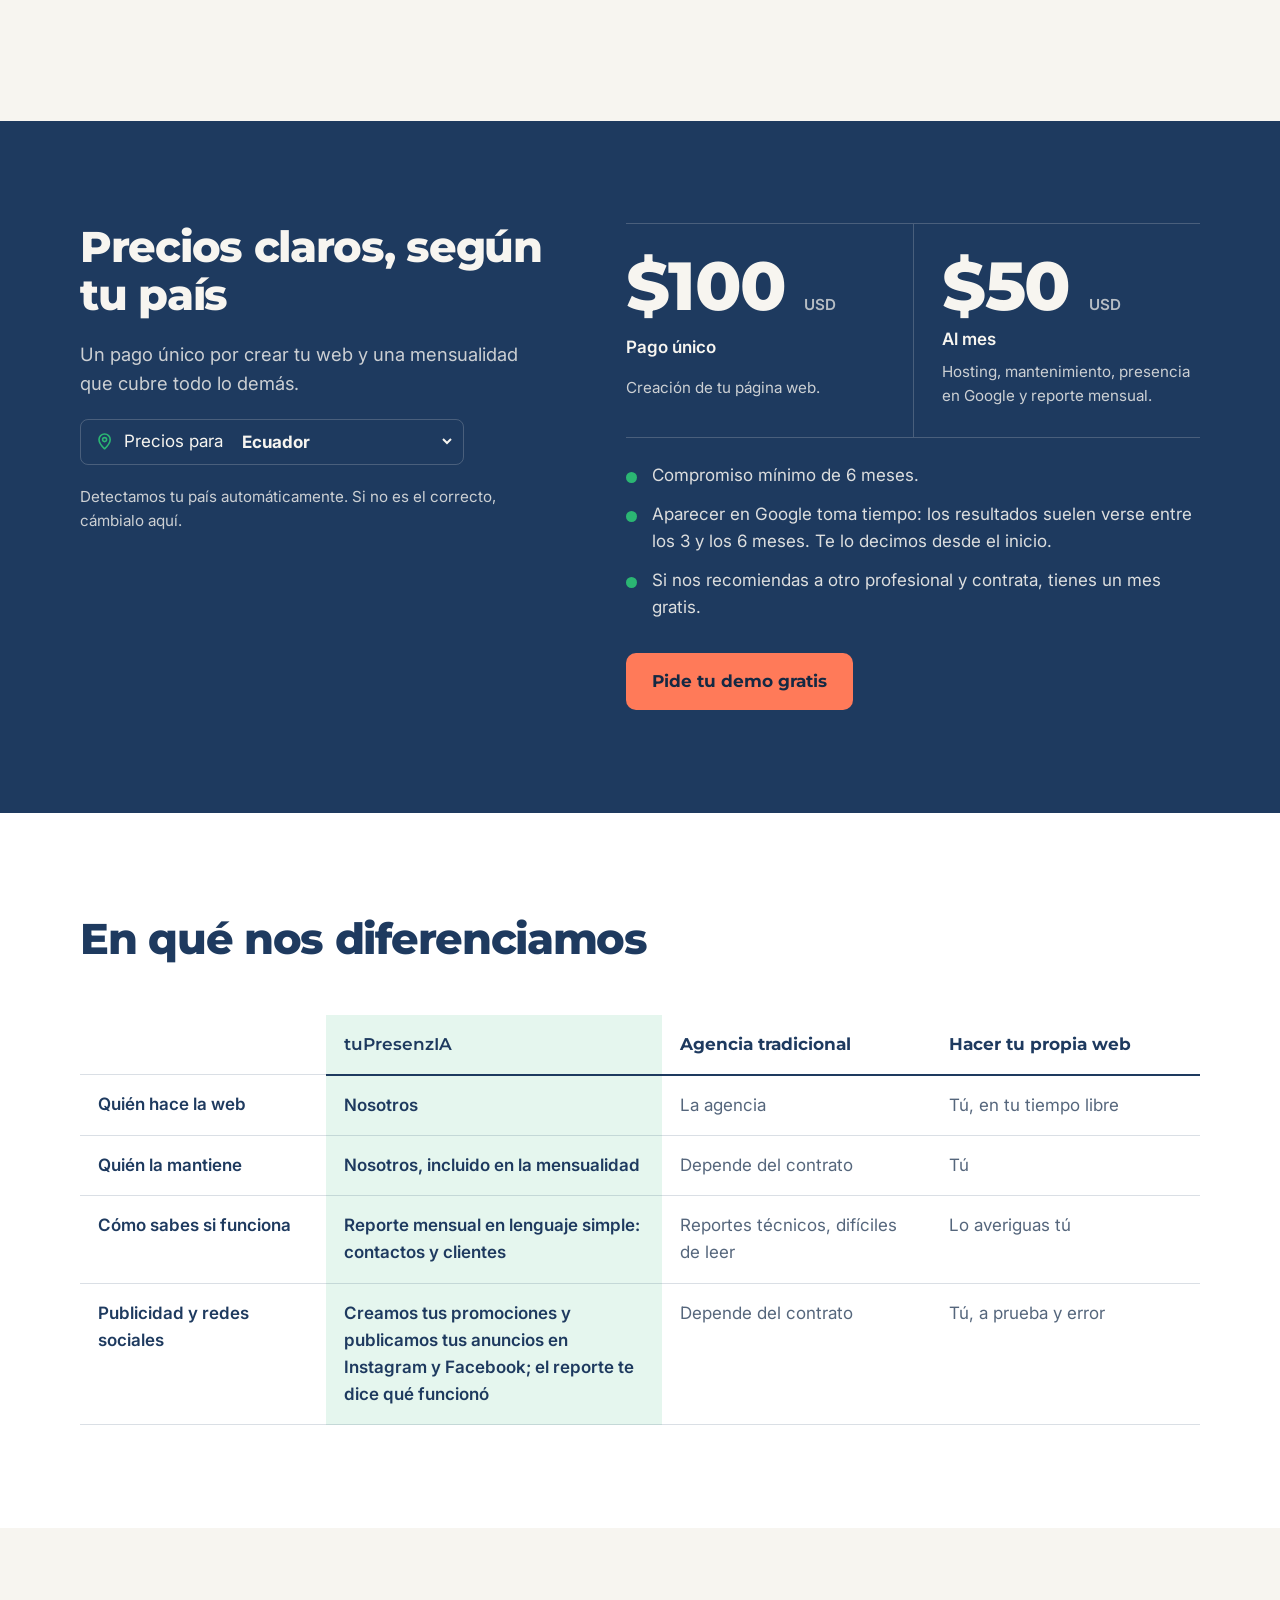
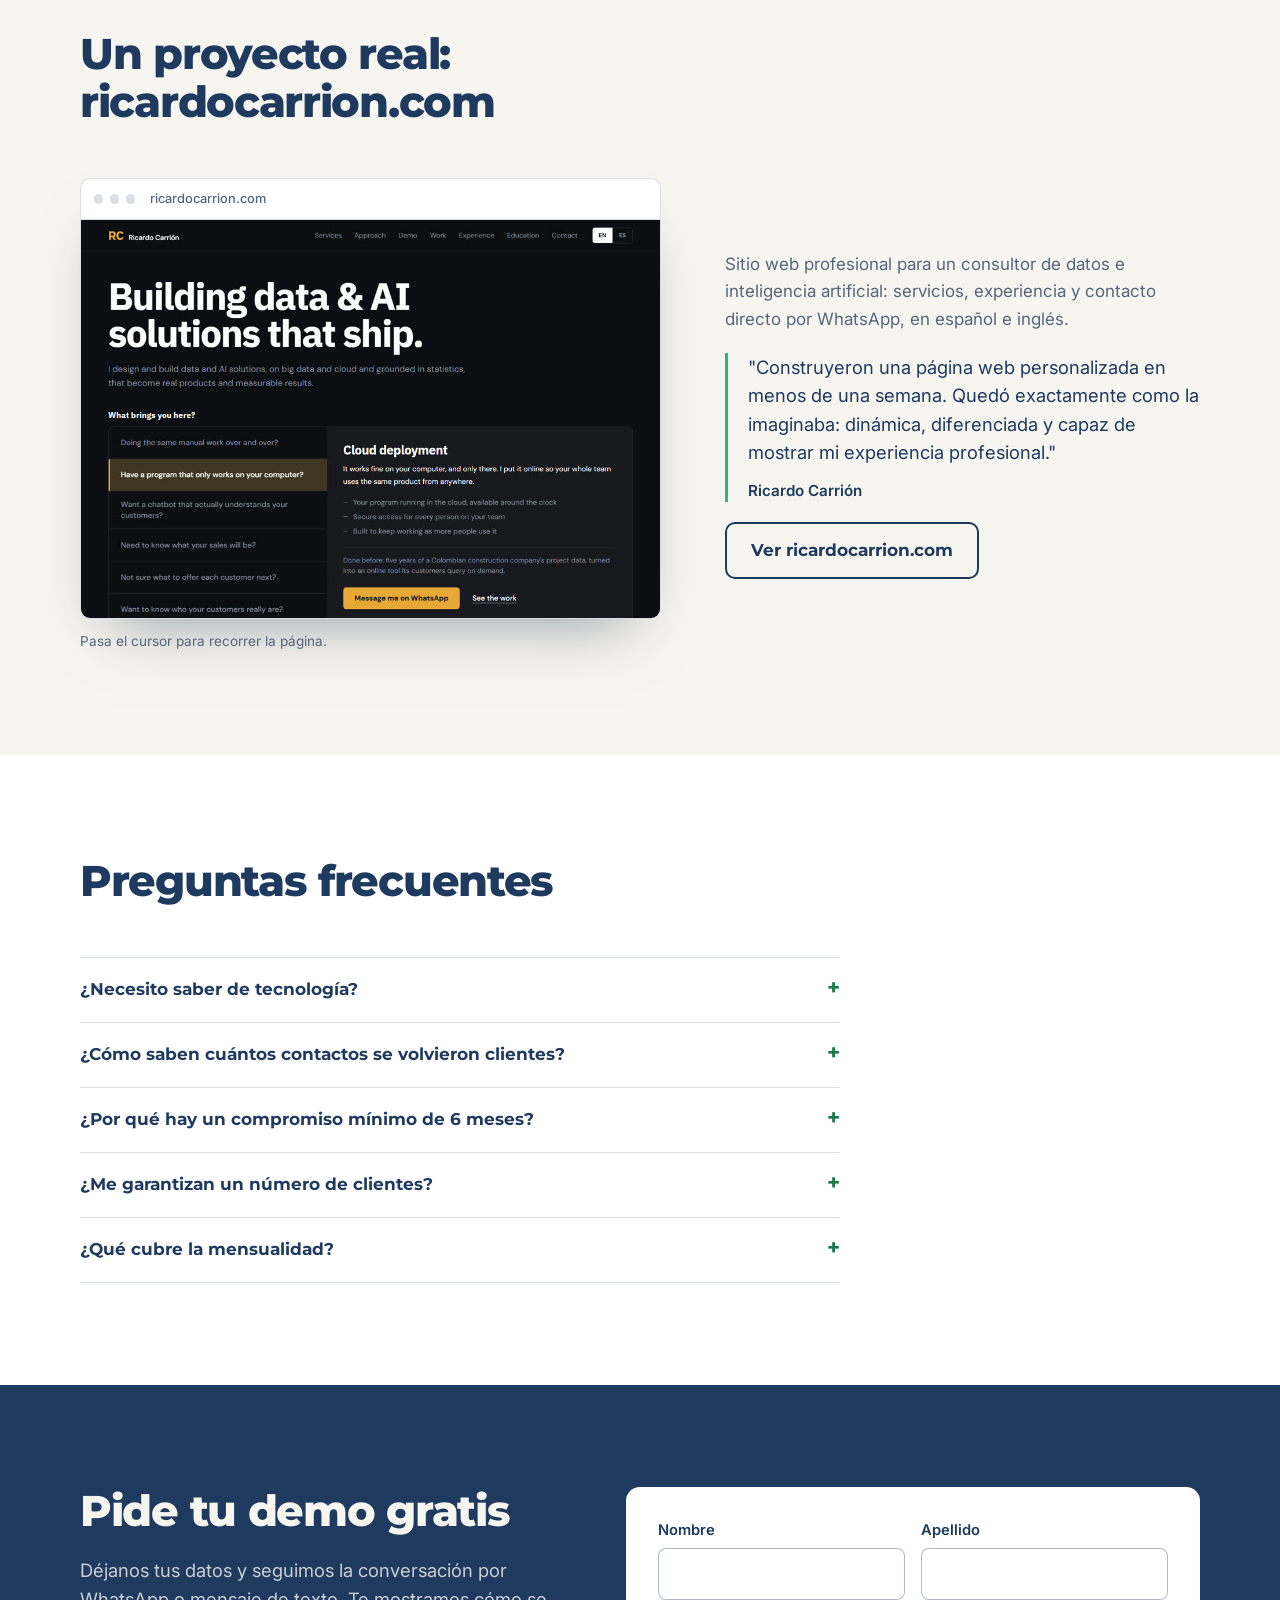
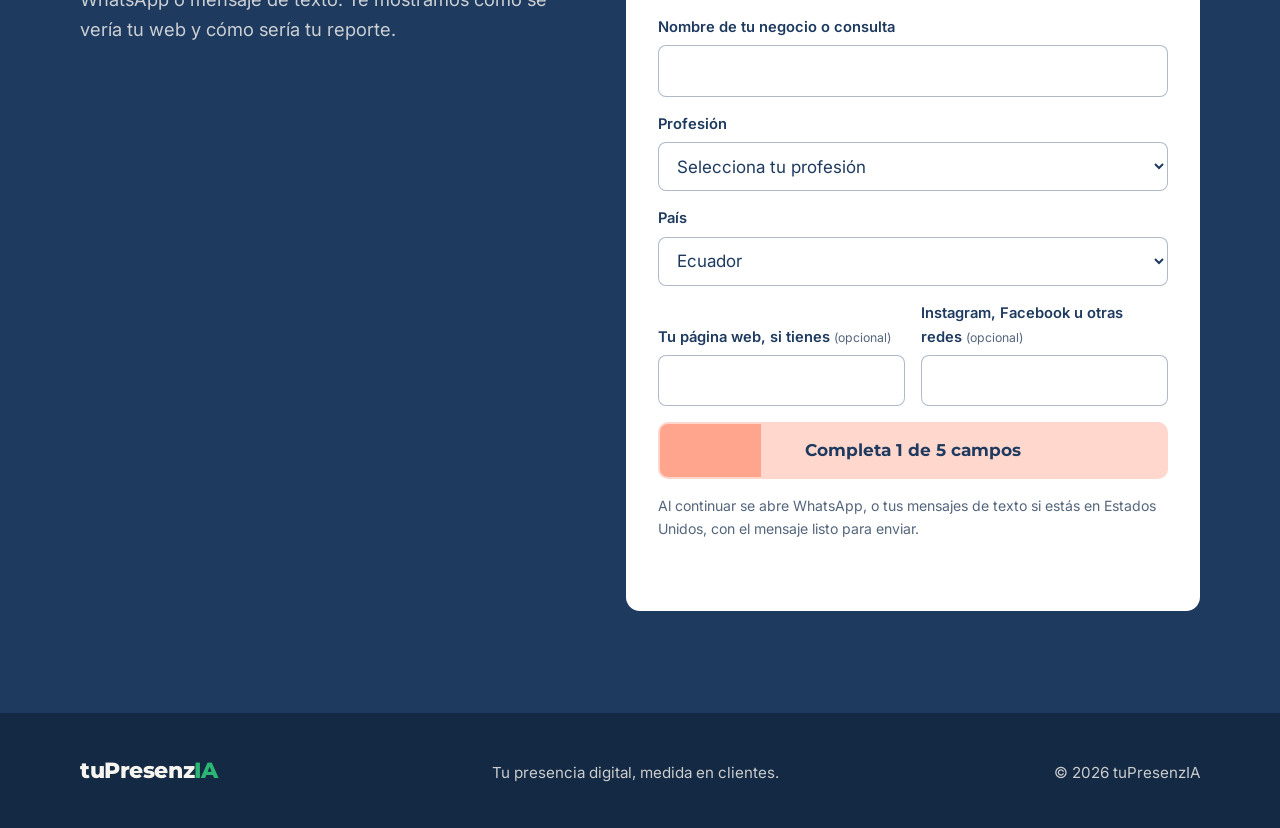
<file: spn/index.html>
<!DOCTYPE html>
<html lang="es" data-default-country="EC">
<head>
  <meta charset="UTF-8">
  <meta name="viewport" content="width=device-width, initial-scale=1.0">
  <title>tuPresenzIA | Tu web profesional y un reporte mensual de cuántos clientes te trajo</title>
  <meta name="description" content="Creamos tu página web profesional y cada mes te mostramos, en lenguaje simple, cuánto invertiste, cuántas personas te contactaron y cuántas se volvieron clientes.">
  <link rel="alternate" hreflang="es" href="../spn/index.html">
  <link rel="alternate" hreflang="en" href="../eng/index.html">
  <!-- Google tag (gtag.js) -->
  <script async src="https://www.googletagmanager.com/gtag/js?id=G-QMNMT5FV4G"></script>
  <script>
    window.dataLayer = window.dataLayer || [];
    function gtag(){dataLayer.push(arguments);}
    gtag('js', new Date());

    gtag('config', 'G-QMNMT5FV4G');
  </script>
  <link rel="preconnect" href="https://fonts.googleapis.com">
  <link rel="preconnect" href="https://fonts.gstatic.com" crossorigin>
  <link rel="stylesheet" href="https://fonts.googleapis.com/css2?family=Inter:wght@400;500;600&family=Montserrat:wght@700;800&display=swap">
  <script>document.documentElement.classList.add("is-locating");setTimeout(function(){document.documentElement.classList.remove("is-locating");},4000);</script>
  <link rel="stylesheet" href="../assets/styles.css">
  <script defer src="../assets/app.js"></script>
</head>
<body>
  <a class="skip-link" href="#contenido">Saltar al contenido</a>

  <a class="promo-bar" data-promo href="#contacto">Promoción de Halloween: tu página web con 55% de descuento, por <span data-price="promoSetup">$45</span> <span data-price="currency">USD</span> hasta el 31 de octubre.</a>

  <header class="site-header">
    <div class="container site-header__inner">
      <a class="wordmark" href="#top" aria-label="tuPresenzIA, inicio">tuPresenz<span>IA</span></a>
      <nav class="site-nav" aria-label="Secciones">
        <a href="#como-funciona">Cómo funciona</a>
        <a href="#precios">Precios</a>
        <a href="#preguntas">Preguntas</a>
      </nav>
      <nav class="lang-switch" aria-label="Idioma">
        <a class="lang-option is-active" href="../spn/index.html" aria-current="page" lang="es">ES</a>
        <a class="lang-option" href="../eng/index.html" lang="en" aria-label="English">EN</a>
      </nav>
      <a class="button button--primary button--small" href="#contacto"><span data-promo>Quiero la promoción</span><span data-no-promo>Pide tu demo gratis</span></a>
    </div>
  </header>

  <main id="contenido">
    <section class="hero" id="top">
      <div class="container hero__grid">
        <div class="hero__copy">
          <h1>Tu web trabajando para ti. Y cada mes sabrás cuántos clientes te trajo.</h1>
          <p class="lead">Creamos tu página web profesional y nos encargamos de todo lo técnico. Cada mes recibes un reporte simple: cuánto invertiste, cuántas personas te contactaron y cuántas se volvieron clientes.</p>
          <div class="button-row">
            <a class="button button--primary" href="#contacto"><span data-promo>Quiero la promoción</span><span data-no-promo>Pide tu demo gratis</span></a>
            <a class="button button--ghost" href="#precios">Ver precios</a>
          </div>
          <p class="hero__audience">Para psicólogos, nutricionistas, abogados, fisioterapeutas, coaches y otros profesionales independientes.</p>
        </div>

        <figure>
          <div class="report">
            <div class="report__head">
              <strong>Reporte de octubre</strong>
              <span>Laura, psicóloga</span>
            </div>
            <div class="report__row">
              <span class="report__label">Invertiste</span>
              <span class="report__value"><span data-price="monthly">$50</span> <small data-price="currency">USD</small></span>
            </div>
            <div class="report__row">
              <span class="report__label">Te contactaron</span>
              <span class="report__value"><span data-count="14" data-count-delay="900">14</span> <small>personas</small></span>
            </div>
            <div class="report__row report__row--clients">
              <span class="report__label">Se volvieron clientes</span>
              <span class="report__value" data-count="3" data-count-delay="1450">3</span>
            </div>
            <p class="report__sum">Cada cliente nuevo te costó unos <span data-price="perClient">$17</span>.</p>
          </div>
          <figcaption class="report-note">Ejemplo de reporte. Tus números dependerán de tu profesión y tu ciudad.</figcaption>
        </figure>
      </div>
    </section>

    <section class="band band--paper">
      <div class="container">
        <div class="band-head">
          <h2>¿Cuántos clientes te trajo tu web el mes pasado?</h2>
          <p class="lead">Si no lo sabes, no es tu culpa. A la mayoría de profesionales nadie se lo muestra.</p>
        </div>
        <ul class="pains">
          <li>
            <h3>No mides resultados</h3>
            <p>No sabes cuántas personas visitan tu web, cuántas te escriben ni cuántas terminan contratándote.</p>
          </li>
          <li>
            <h3>Inviertes a ciegas</h3>
            <p>Pagas la web o la publicidad sin saber qué funciona ni si estás invirtiendo bien.</p>
          </li>
          <li>
            <h3>No tienes tiempo para lo técnico</h3>
            <p>Aprender marketing y analítica no es tu trabajo. Tu trabajo es atender a tus clientes.</p>
          </li>
        </ul>
      </div>
    </section>

    <section class="band">
      <div class="container">
        <div class="band-head">
          <h2>Sirve si ya lo intentaste, y también si recién empiezas</h2>
        </div>
        <div class="paths">
          <div>
            <h3>Ya invertiste y no viste resultados</h3>
            <p>Pagaste una web o anuncios y nunca supiste qué te dejaron. Esta vez vas a ver los números cada mes, explicados sin tecnicismos.</p>
          </div>
          <div>
            <h3>Es tu primera web</h3>
            <p>No sabes por dónde comenzar ni cuánto invertir. Empiezas con un costo bajo y aprendes a decidir con datos desde el primer día.</p>
          </div>
        </div>
      </div>
    </section>

    <section class="band band--paper" id="como-funciona">
      <div class="container">
        <div class="band-head">
          <h2>Cómo funciona</h2>
        </div>
        <ol class="steps">
          <li>
            <h3>Conversamos</h3>
            <p>Nos cuentas sobre tu consulta y tus clientes, y te mostramos una demo gratis de cómo se vería tu web.</p>
          </li>
          <li>
            <h3>Creamos tu web</h3>
            <p>La hacemos con inteligencia artificial, por eso está lista en días y cuesta menos. Incluye botón de WhatsApp y formulario de contacto.</p>
          </li>
          <li>
            <h3>Medimos cada contacto</h3>
            <p>Dejamos todo configurado para registrar cuántas personas visitan tu web y cuántas te escriben. Tú no tocas nada técnico.</p>
          </li>
          <li>
            <h3>Recibes tu reporte</h3>
            <p>Cada mes te preguntamos por WhatsApp cuántos contactos se volvieron clientes y te enviamos el resumen completo.</p>
          </li>
        </ol>
      </div>
    </section>

    <section class="band">
      <div class="container">
        <div class="band-head">
          <h2>Qué incluye</h2>
          <p class="lead">Todo lo que tu web necesita para traerte clientes y para que puedas comprobarlo.</p>
        </div>
        <dl class="included">
          <div>
            <dt>Página web profesional</dt>
            <dd>Adaptada a tu profesión y pensada para verse bien en celular.</dd>
          </div>
          <div>
            <dt>WhatsApp y formulario</dt>
            <dd>Quien te visita puede escribirte en un toque, y cada contacto queda registrado.</dd>
          </div>
          <div>
            <dt>Dominio, hosting y mantenimiento</dt>
            <dd>Tu web siempre en línea y al día, sin que tengas que ocuparte.</dd>
          </div>
          <div>
            <dt>Presencia en Google</dt>
            <dd>Trabajamos para que te encuentren quienes buscan tu servicio en tu ciudad, incluido tu perfil de negocio en Google.</dd>
          </div>
          <div>
            <dt>Medición configurada</dt>
            <dd>Google Analytics listo para contar visitas y contactos desde el primer día.</dd>
          </div>
          <div>
            <dt>Reporte mensual</dt>
            <dd>Cuánto invertiste, cuántas personas te contactaron y cuántas se volvieron clientes.</dd>
          </div>
          <div>
            <dt>Publicidad en redes sociales</dt>
            <dd>Si quieres llegar a más personas, creamos tus promociones y publicamos tus anuncios en Instagram y Facebook. Lo que inviertas aparece en tu reporte, con lo que funcionó y lo que no.</dd>
          </div>
        </dl>
      </div>
    </section>

    <section class="band band--blue" id="precios">
      <div class="container pricing">
        <div class="pricing__intro">
          <h2>Precios claros, según tu país</h2>
          <p class="lead">Un pago único por crear tu web y una mensualidad que cubre todo lo demás.</p>
          <label class="country-picker">
            <svg viewBox="0 0 24 24" aria-hidden="true"><path d="M12 21s-7-6.2-7-11.5a7 7 0 0 1 14 0C19 14.8 12 21 12 21Z"></path><circle cx="12" cy="9.5" r="2.5"></circle></svg>
            <span>Precios para</span>
            <select data-country-select aria-label="País o región">
              <option value="EC" selected>Ecuador</option>
              <option value="MX">México</option>
              <option value="US">Estados Unidos</option>
              <option value="CA">Canadá</option>
              <option value="EU">Europa</option>
              <option value="LATAM">Resto de Latinoamérica</option>
              <option value="OTHER">Otro país</option>
            </select>
          </label>
          <p class="pricing__other">Detectamos tu país automáticamente. Si no es el correcto, cámbialo aquí.</p>
        </div>

        <div aria-live="polite">
          <div class="price-pair">
            <div class="price">
              <span class="price__amount"><span data-price="promoSetup">$45</span> <small data-price="currency">USD</small></span>
              <span class="price__label">Pago único</span>
              <span class="price__promo" data-promo>Promoción de Halloween hasta el 31 de octubre. Precio normal: <s data-price="setup">$100</s></span>
              <span class="price__detail">Creación de tu página web.</span>
            </div>
            <div class="price">
              <span class="price__amount"><span data-price="monthly">$50</span> <small data-price="currency">USD</small></span>
              <span class="price__label">Al mes</span>
              <span class="price__detail">Hosting, mantenimiento, presencia en Google y reporte mensual.</span>
            </div>
          </div>
          <ul class="pricing__terms">
            <li>Compromiso mínimo de 6 meses.</li>
            <li>Aparecer en Google toma tiempo: los resultados suelen verse entre los 3 y los 6 meses. Te lo decimos desde el inicio.</li>
            <li>Si nos recomiendas a otro profesional y contrata, tienes un mes gratis.</li>
          </ul>
          <a class="button button--primary pricing__cta" href="#contacto"><span data-promo>Quiero la promoción</span><span data-no-promo>Pide tu demo gratis</span></a>
        </div>
      </div>
    </section>

    <section class="band band--paper">
      <div class="container">
        <div class="band-head">
          <h2>En qué nos diferenciamos</h2>
        </div>
        <div class="table-scroll">
          <table class="compare">
            <thead>
              <tr>
                <td></td>
                <th scope="col" class="is-us">tuPresenzIA</th>
                <th scope="col">Agencia tradicional</th>
                <th scope="col">Hacer tu propia web</th>
              </tr>
            </thead>
            <tbody>
              <tr>
                <th scope="row">Quién hace la web</th>
                <td class="is-us">Nosotros</td>
                <td>La agencia</td>
                <td>Tú, en tu tiempo libre</td>
              </tr>
              <tr>
                <th scope="row">Quién la mantiene</th>
                <td class="is-us">Nosotros, incluido en la mensualidad</td>
                <td>Depende del contrato</td>
                <td>Tú</td>
              </tr>
              <tr>
                <th scope="row">Cómo sabes si funciona</th>
                <td class="is-us">Reporte mensual en lenguaje simple: contactos y clientes</td>
                <td>Reportes técnicos, difíciles de leer</td>
                <td>Lo averiguas tú</td>
              </tr>
              <tr>
                <th scope="row">Publicidad y redes sociales</th>
                <td class="is-us">Creamos tus promociones y publicamos tus anuncios en Instagram y Facebook; el reporte te dice qué funcionó</td>
                <td>Depende del contrato</td>
                <td>Tú, a prueba y error</td>
              </tr>
            </tbody>
          </table>
        </div>
      </div>
    </section>

    <section class="band">
      <div class="container">
        <div class="band-head">
          <h2>Un proyecto real: ricardocarrion.com</h2>
        </div>
        <div class="case">
          <figure class="shot">
            <a class="shot__frame" href="https://ricardocarrion.com" target="_blank" rel="noopener" aria-label="Abrir ricardocarrion.com en una pestaña nueva">
              <span class="shot__bar" aria-hidden="true"><i></i><i></i><i></i><b>ricardocarrion.com</b></span>
              <span class="shot__view"><img src="../assets/ricardocarrion-site.jpg" alt="Captura de la página de inicio de ricardocarrion.com" width="1000" height="2031" loading="lazy"></span>
            </a>
            <figcaption>Pasa el cursor para recorrer la página.</figcaption>
          </figure>
          <div class="case__body">
            <p>Sitio web profesional para un consultor de datos e inteligencia artificial: servicios, experiencia y contacto directo por WhatsApp, en español e inglés.</p>
            <blockquote>
              <p>"Construyeron una página web personalizada en menos de una semana. Quedó exactamente como la imaginaba: dinámica, diferenciada y capaz de mostrar mi experiencia profesional."</p>
              <footer>Ricardo Carrión</footer>
            </blockquote>
            <a class="button button--ghost" href="https://ricardocarrion.com" target="_blank" rel="noopener">Ver ricardocarrion.com</a>
          </div>
        </div>
      </div>
    </section>

    <section class="band band--paper" id="preguntas">
      <div class="container">
        <div class="band-head">
          <h2>Preguntas frecuentes</h2>
        </div>
        <div class="faq">
          <details>
            <summary>¿Necesito saber de tecnología?</summary>
            <p>No. Nosotros creamos la web, la mantenemos y configuramos la medición. Tú solo nos cuentas sobre tu trabajo y revisas tu reporte cada mes.</p>
          </details>
          <details>
            <summary>¿Cómo saben cuántos contactos se volvieron clientes?</summary>
            <p>La web registra cada persona que te escribe por WhatsApp o por el formulario. Una vez al mes te preguntamos cuántas de ellas te contrataron y lo sumamos a tu reporte.</p>
          </details>
          <details>
            <summary>¿Por qué hay un compromiso mínimo de 6 meses?</summary>
            <p>Porque aparecer en Google no es inmediato: suele tomar entre 3 y 6 meses. Ese tiempo nos permite mostrarte resultados reales y no promesas.</p>
          </details>
          <details>
            <summary>¿Me garantizan un número de clientes?</summary>
            <p>No, y desconfía de quien lo haga. Lo que sí te garantizamos es que cada mes sabrás exactamente qué te generó tu web, para decidir con datos dónde invertir.</p>
          </details>
          <details>
            <summary>¿Qué cubre la mensualidad?</summary>
            <p>El dominio, el hosting, el mantenimiento de tu web, el trabajo para que aparezcas en Google y tu reporte mensual.</p>
          </details>
        </div>
      </div>
    </section>

    <section class="band band--blue" id="contacto">
      <div class="container contact">
        <div class="contact__intro">
          <h2 data-promo>Promoción de Halloween: tu página web por <span data-price="promoSetup">$45</span> <span data-price="currency">USD</span></h2>
          <h2 data-no-promo>Pide tu demo gratis</h2>
          <p class="lead" data-promo>Hasta el 31 de octubre creamos tu página web por <span data-price="promoSetup">$45</span> en lugar de <span data-price="setup">$100</span>. La mensualidad de <span data-price="monthly">$50</span> se mantiene. Completa tus datos, envíanos el mensaje y te respondemos por ahí.</p>
          <p class="lead" data-no-promo>Déjanos tus datos y seguimos la conversación por WhatsApp o mensaje de texto. Te mostramos cómo se vería tu web y cómo sería tu reporte.</p>
        </div>

        <form class="contact-form" data-whatsapp-base="https://wa.me/18576055571" data-sms-number="+18576055571" data-sms-ready-label="Continuar por mensaje de texto" data-sms-status-message="Abriendo tus mensajes… Si no se abren, escríbenos al +1 857 605 5571." data-message-template="Hola, vi su página web y quiero la promoción de Halloween de tuPresenzIA. Soy {firstName} {lastName}, {profession} de {country}. Negocio: {business}. Página web: {website}. Redes: {social}." data-message-template-regular="Hola, vi su página web y me interesa tuPresenzIA. Soy {firstName} {lastName}, {profession} de {country}, y quiero mi demo gratis. Negocio: {business}. Página web: {website}. Redes: {social}." data-empty-value="no tengo" data-status-message="Abriendo WhatsApp…">
          <div class="form-row">
            <div class="form-field">
              <label for="first-name-es">Nombre</label>
              <input class="field-control" id="first-name-es" name="first_name" type="text" autocomplete="given-name" required>
            </div>
            <div class="form-field">
              <label for="last-name-es">Apellido</label>
              <input class="field-control" id="last-name-es" name="last_name" type="text" autocomplete="family-name" required>
            </div>
          </div>
          <div class="form-field">
            <label for="business-es">Nombre de tu negocio o consulta</label>
            <input class="field-control" id="business-es" name="business" type="text" autocomplete="organization" required>
          </div>
          <div class="form-field">
            <label for="profession-es">Profesión</label>
            <select class="field-control" id="profession-es" name="profession" required>
              <option value="">Selecciona tu profesión</option>
              <option value="psicólogo/a">Psicólogo/a</option>
              <option value="nutricionista">Nutricionista</option>
              <option value="abogado/a">Abogado/a</option>
              <option value="fisioterapeuta">Fisioterapeuta</option>
              <option value="coach">Coach</option>
              <option value="médico/a">Médico/a</option>
              <option value="odontólogo/a">Odontólogo/a</option>
              <option value="contador/a">Contador/a</option>
              <option value="consultor/a">Consultor/a</option>
              <option value="other">Otra</option>
            </select>
          </div>
          <div class="form-field" data-custom-field="profession" hidden>
            <label for="profession-other-es">Tu profesión</label>
            <input class="field-control" id="profession-other-es" name="profession_other" type="text">
          </div>
          <div class="form-field">
            <label for="country-es">País</label>
            <select class="field-control" id="country-es" name="country" required>
              <option value="">Selecciona tu país</option>
              <option value="Ecuador" data-code="EC">Ecuador</option>
              <option value="México" data-code="MX">México</option>
              <option value="Estados Unidos" data-code="US">Estados Unidos</option>
              <option value="other">Otro</option>
            </select>
          </div>
          <div class="form-field" data-custom-field="country" hidden>
            <label for="country-other-es">Tu país</label>
            <input class="field-control" id="country-other-es" name="country_other" type="text" autocomplete="country-name">
          </div>
          <div class="form-row">
            <div class="form-field">
              <label for="website-es">Tu página web, si tienes <small>(opcional)</small></label>
              <input class="field-control" id="website-es" name="website" type="text" inputmode="url" autocomplete="url">
            </div>
            <div class="form-field">
              <label for="social-es">Instagram, Facebook u otras redes <small>(opcional)</small></label>
              <input class="field-control" id="social-es" name="social" type="text" inputmode="url">
            </div>
          </div>
          <button class="button button--primary button--wide button--progress" type="submit" disabled data-progress-button data-locked-template="Completa {completed} de {total} campos" data-ready-label="Continuar por WhatsApp"><span data-progress-button-label>Completa 0 de 5 campos</span></button>
          <p class="contact-note">Al continuar se abre WhatsApp, o tus mensajes de texto si estás en Estados Unidos, con el mensaje listo para enviar.</p>
          <p class="form-status" aria-live="polite"></p>
        </form>
      </div>
    </section>
  </main>

  <footer class="site-footer">
    <div class="container site-footer__inner">
      <span class="wordmark">tuPresenz<span>IA</span></span>
      <span>Tu presencia digital, medida en clientes.</span>
      <span>&copy; <span data-year></span> tuPresenzIA</span>
    </div>
  </footer>
</body>
</html>
</file>
<file: assets/styles.css>
:root {
  --blue: #1e3a5f;
  --blue-deep: #142943;
  --green: #2bb673;
  --green-ink: #167a4a;
  --coral: #ff7a59;
  --coral-deep: #f2623f;
  --cream: #f7f5f0;
  --paper: #ffffff;
  --muted: #55667c;
  --line: rgba(30, 58, 95, 0.16);
  --line-on-blue: rgba(247, 245, 240, 0.2);
  --container: 1120px;
  --font-display: "Montserrat", "Segoe UI", sans-serif;
  --font-body: "Inter", "Segoe UI", sans-serif;
}

* {
  box-sizing: border-box;
}

[hidden] {
  display: none !important;
}

html {
  scroll-behavior: smooth;
  scroll-padding-top: 5rem;
}

body {
  margin: 0;
  min-width: 320px;
  color: var(--blue);
  background: var(--cream);
  font-family: var(--font-body);
  font-size: 1.0625rem;
  line-height: 1.6;
  -webkit-font-smoothing: antialiased;
}

a {
  color: inherit;
}

button,
input,
select {
  font: inherit;
  color: inherit;
}

h1,
h2,
h3,
p,
ol,
ul,
dl,
dd,
blockquote,
figure {
  margin: 0;
}

ol,
ul {
  padding: 0;
  list-style: none;
}

img {
  display: block;
  max-width: 100%;
}

:focus-visible {
  outline: 3px solid var(--coral);
  outline-offset: 3px;
}

.container {
  width: min(var(--container), 100% - 2.5rem);
  margin-inline: auto;
}

.skip-link {
  position: absolute;
  left: 1rem;
  top: -4rem;
  z-index: 50;
  padding: 0.6rem 1rem;
  border-radius: 8px;
  background: var(--blue);
  color: var(--cream);
}

.skip-link:focus {
  top: 1rem;
}

/* Type */

h1,
h2,
h3,
.wordmark,
.price__amount,
.report__value {
  font-family: var(--font-display);
  letter-spacing: -0.02em;
}

h1 {
  font-size: clamp(2.3rem, 5.2vw, 4.1rem);
  font-weight: 800;
  line-height: 1.06;
  letter-spacing: -0.035em;
}

h2 {
  max-width: 24ch;
  font-size: clamp(1.75rem, 3.4vw, 2.7rem);
  font-weight: 800;
  line-height: 1.12;
  letter-spacing: -0.03em;
}

h3 {
  font-size: 1.2rem;
  font-weight: 700;
  line-height: 1.25;
}

.lead {
  max-width: 58ch;
  font-size: 1.15rem;
  color: var(--muted);
}

.band-head {
  display: grid;
  gap: 1rem;
  margin-bottom: clamp(2rem, 4vw, 3.25rem);
}

/* Promotion: anything marked data-promo disappears once the promotion ends. */

.promo-over [data-promo],
html:not(.promo-over) [data-no-promo] {
  display: none;
}

.promo-bar {
  display: block;
  padding: 0.6rem 1.25rem;
  background: var(--coral);
  color: var(--blue-deep);
  font-size: 0.95rem;
  font-weight: 600;
  text-align: center;
  text-decoration: none;
}

.promo-bar:hover {
  text-decoration: underline;
}

/* Header */

.site-header {
  position: sticky;
  top: 0;
  z-index: 30;
  background: rgba(247, 245, 240, 0.94);
  backdrop-filter: blur(10px);
  border-bottom: 1px solid var(--line);
}

.site-header__inner {
  display: flex;
  align-items: center;
  gap: 1.5rem;
  min-height: 4.25rem;
}

.wordmark {
  font-size: 1.35rem;
  font-weight: 800;
  text-decoration: none;
}

.wordmark span {
  color: var(--green-ink);
}

.site-nav {
  display: flex;
  gap: 1.5rem;
  margin-left: auto;
  font-size: 0.95rem;
  font-weight: 500;
}

.site-nav a {
  text-decoration: none;
}

.site-nav a:hover {
  text-decoration: underline;
  text-underline-offset: 0.3em;
}

.lang-switch {
  display: flex;
  border: 1px solid var(--line);
  border-radius: 8px;
  overflow: hidden;
  font-size: 0.85rem;
  font-weight: 600;
}

.lang-option {
  padding: 0.4rem 0.7rem;
  text-decoration: none;
}

.lang-option.is-active {
  background: var(--blue);
  color: var(--cream);
}

/* Buttons */

.button {
  display: inline-flex;
  align-items: center;
  justify-content: center;
  min-height: 3.25rem;
  padding: 0.8rem 1.5rem;
  border: 2px solid transparent;
  border-radius: 10px;
  font-family: var(--font-display);
  font-weight: 700;
  text-decoration: none;
  cursor: pointer;
  transition: background-color 150ms ease, border-color 150ms ease;
}

.button--primary {
  background: var(--coral);
  color: var(--blue-deep);
}

.button--primary:hover {
  background: var(--coral-deep);
}

.button--ghost {
  border-color: var(--blue);
}

.button--ghost:hover {
  background: rgba(30, 58, 95, 0.07);
}

.button--small {
  min-height: 2.6rem;
  padding: 0.45rem 1rem;
  font-size: 0.92rem;
}

.button--wide {
  width: 100%;
}

.button-row {
  display: flex;
  flex-wrap: wrap;
  gap: 0.9rem;
}

/* Bands */

.band {
  padding-block: clamp(4rem, 8vw, 6.5rem);
}

.band--paper {
  background: var(--paper);
}

.band--blue {
  background: var(--blue);
  color: var(--cream);
}

.band--blue .lead {
  color: rgba(247, 245, 240, 0.8);
}

/* Hero */

.hero {
  padding-block: clamp(3rem, 7vw, 5.5rem) clamp(4rem, 8vw, 6.5rem);
}

.hero__grid {
  display: grid;
  grid-template-columns: minmax(0, 1.2fr) minmax(0, 0.8fr);
  gap: clamp(2.5rem, 6vw, 5rem);
  align-items: center;
}

.hero__copy {
  display: grid;
  gap: 1.5rem;
  justify-items: start;
}

.hero__audience {
  max-width: 52ch;
  font-size: 0.95rem;
  color: var(--muted);
}

/* The monthly report: the one thing the whole page is about */

.report {
  transform: rotate(-1.5deg);
  padding: 1.75rem 1.75rem 1.4rem;
  border-radius: 6px;
  background: var(--paper);
  box-shadow: 0 1px 0 var(--line), 0 30px 60px -28px rgba(20, 41, 67, 0.45);
}

.report__head {
  display: flex;
  align-items: baseline;
  justify-content: space-between;
  gap: 1rem;
  padding-bottom: 1rem;
  border-bottom: 2px solid var(--blue);
  font-size: 0.92rem;
}

.report__head strong {
  font-family: var(--font-display);
  font-size: 1.05rem;
}

.report__row {
  display: flex;
  align-items: baseline;
  justify-content: space-between;
  gap: 1rem;
  padding-block: 1.05rem;
  border-bottom: 1px dashed var(--line);
  animation: report-in 500ms ease both;
}

.report__row:nth-of-type(2) {
  animation-delay: 350ms;
}

.report__row:nth-of-type(3) {
  animation-delay: 900ms;
}

.report__row:nth-of-type(4) {
  animation-delay: 1450ms;
}

.report__label {
  font-weight: 500;
}

.report__value {
  font-size: clamp(2rem, 4vw, 2.75rem);
  font-weight: 800;
  line-height: 1;
  white-space: nowrap;
  font-variant-numeric: tabular-nums;
}

.report__value small {
  font-family: var(--font-body);
  font-size: 0.8rem;
  font-weight: 600;
  letter-spacing: 0;
  color: var(--muted);
}

.report__row--clients .report__value {
  color: var(--green-ink);
}

.report__sum {
  padding-top: 1rem;
  font-size: 0.95rem;
  font-weight: 600;
}

.report-note {
  margin-top: 1.25rem;
  font-size: 0.85rem;
  color: var(--muted);
}

@keyframes report-in {
  from {
    opacity: 0;
    transform: translateY(8px);
  }
}

/* Pains */

.pains {
  display: grid;
  grid-template-columns: repeat(3, minmax(0, 1fr));
  gap: 2rem;
}

.pains li {
  display: grid;
  gap: 0.6rem;
  align-content: start;
  padding-top: 1.25rem;
  border-top: 3px solid var(--blue);
}

.pains p,
.paths p,
.steps p,
.included dd,
.faq p {
  color: var(--muted);
}

/* Two kinds of client */

.paths {
  display: grid;
  grid-template-columns: repeat(2, minmax(0, 1fr));
}

.paths > div {
  display: grid;
  gap: 0.75rem;
  align-content: start;
  padding-right: clamp(1.5rem, 4vw, 3.5rem);
}

.paths > div + div {
  padding-left: clamp(1.5rem, 4vw, 3.5rem);
  padding-right: 0;
  border-left: 1px solid var(--line);
}

.paths h3 {
  font-size: 1.45rem;
}

/* Steps: a real sequence, so it is numbered */

.steps {
  display: grid;
  grid-template-columns: repeat(4, minmax(0, 1fr));
  gap: 2rem;
  counter-reset: step;
}

.steps li {
  display: grid;
  gap: 0.6rem;
  align-content: start;
  counter-increment: step;
}

.steps li::before {
  content: counter(step);
  padding-bottom: 0.5rem;
  border-bottom: 1px solid var(--line);
  font-family: var(--font-display);
  font-size: 2.6rem;
  font-weight: 800;
  line-height: 1;
  color: var(--green-ink);
}

/* Included */

.included {
  display: grid;
  grid-template-columns: repeat(2, minmax(0, 1fr));
  column-gap: clamp(2rem, 5vw, 4rem);
}

.included > div {
  display: grid;
  grid-template-columns: minmax(0, 0.8fr) minmax(0, 1.2fr);
  gap: 1rem;
  padding-block: 1.2rem;
  border-top: 1px solid var(--line);
}

.included dt {
  font-family: var(--font-display);
  font-weight: 700;
}

/* Pricing */

.pricing {
  display: grid;
  grid-template-columns: minmax(0, 0.9fr) minmax(0, 1.1fr);
  gap: clamp(2.5rem, 6vw, 5rem);
  align-items: start;
}

.pricing__intro {
  display: grid;
  gap: 1.25rem;
  justify-items: start;
}

.country-picker {
  display: inline-flex;
  align-items: center;
  gap: 0.6rem;
  min-height: 2.9rem;
  padding: 0.3rem 0.5rem 0.3rem 0.9rem;
  border: 1px solid var(--line-on-blue);
  border-radius: 8px;
}

.country-picker svg {
  width: 1.2rem;
  height: 1.2rem;
  fill: none;
  stroke: var(--green);
  stroke-width: 2;
  stroke-linecap: round;
  stroke-linejoin: round;
}

.country-picker select {
  padding: 0.35rem 0.3rem;
  border: 0;
  border-radius: 6px;
  background: transparent;
  font-weight: 700;
  cursor: pointer;
}

.country-picker option {
  background: var(--paper);
  color: var(--blue);
}

/* Prices stay hidden until the visitor's country is known, so nobody sees another country's price. */
.is-locating [data-price] {
  visibility: hidden;
}

.pricing__other {
  font-size: 0.95rem;
  color: rgba(247, 245, 240, 0.8);
}

.price-pair {
  display: grid;
  grid-template-columns: repeat(2, minmax(0, 1fr));
  border-block: 1px solid var(--line-on-blue);
}

.price {
  display: grid;
  gap: 0.4rem;
  padding-block: 1.75rem;
}

.price + .price {
  padding-left: 1.75rem;
  border-left: 1px solid var(--line-on-blue);
}

.price__amount {
  font-size: clamp(2.6rem, 6vw, 4.25rem);
  font-weight: 800;
  line-height: 1;
  white-space: nowrap;
}

.price__amount small {
  font-family: var(--font-body);
  font-size: 0.95rem;
  font-weight: 600;
  letter-spacing: 0;
  color: rgba(247, 245, 240, 0.7);
}

.price__label {
  font-weight: 600;
}

.price__promo {
  font-size: 0.9rem;
  font-weight: 600;
  color: var(--coral);
}

.price__detail {
  font-size: 0.95rem;
  color: rgba(247, 245, 240, 0.8);
}

.pricing__terms {
  display: grid;
  gap: 0.75rem;
  margin-top: 1.5rem;
}

.pricing__terms li {
  position: relative;
  padding-left: 1.6rem;
  color: rgba(247, 245, 240, 0.88);
}

.pricing__terms li::before {
  content: "";
  position: absolute;
  left: 0;
  top: 0.6em;
  width: 0.7rem;
  height: 0.7rem;
  border-radius: 50%;
  background: var(--green);
}

.pricing__cta {
  margin-top: 2rem;
}

/* Comparison */

.table-scroll {
  overflow-x: auto;
}

.compare {
  width: 100%;
  min-width: 640px;
  border-collapse: collapse;
  text-align: left;
}

.compare th,
.compare td {
  padding: 1rem 1.1rem;
  border-bottom: 1px solid var(--line);
  vertical-align: top;
}

.compare thead th {
  font-family: var(--font-display);
  font-weight: 700;
  border-bottom: 2px solid var(--blue);
}

.compare {
  table-layout: fixed;
}

.compare thead td {
  width: 22%;
}

.compare thead .is-us {
  width: 30%;
}

.compare tbody th {
  font-weight: 600;
}

.compare td {
  color: var(--muted);
}

.compare .is-us {
  background: rgba(43, 182, 115, 0.12);
  color: var(--blue);
  font-weight: 600;
}

/* Case */

.case {
  display: grid;
  grid-template-columns: minmax(0, 1.1fr) minmax(0, 0.9fr);
  gap: clamp(2rem, 5vw, 4rem);
  align-items: center;
}

/* Screenshot of the live site; hovering scrolls it from top to bottom. */
.shot figcaption {
  margin-top: 0.75rem;
  font-size: 0.85rem;
  color: var(--muted);
}

@media (hover: none) {
  .shot figcaption {
    display: none;
  }
}

.shot__frame {
  display: block;
  text-decoration: none;
  overflow: hidden;
  border: 1px solid var(--line);
  border-radius: 10px;
  background: var(--paper);
  box-shadow: 0 30px 60px -32px rgba(20, 41, 67, 0.5);
}

.shot__bar {
  display: flex;
  align-items: center;
  gap: 0.4rem;
  padding: 0.6rem 0.8rem;
  border-bottom: 1px solid var(--line);
  font-size: 0.8rem;
  color: var(--muted);
}

.shot__bar i {
  width: 0.6rem;
  height: 0.6rem;
  border-radius: 50%;
  background: var(--line);
}

.shot__bar b {
  margin-left: 0.5rem;
  font-weight: 500;
}

.shot__view {
  display: block;
  aspect-ratio: 16 / 11;
}

.shot__view img {
  width: 100%;
  height: 100%;
  object-fit: cover;
  object-position: top;
  transition: object-position 7s ease-in-out;
}

.shot__frame:hover img,
.shot__frame:focus-visible img {
  object-position: bottom;
}

.case__body {
  display: grid;
  gap: 1.25rem;
  justify-items: start;
}

.case__body > p {
  max-width: 62ch;
  color: var(--muted);
}

.case blockquote {
  max-width: 62ch;
  padding-left: 1.25rem;
  border-left: 3px solid var(--green);
  font-size: 1.15rem;
  line-height: 1.55;
}

.case blockquote footer {
  margin-top: 0.75rem;
  font-size: 0.95rem;
  font-weight: 600;
}

/* FAQ */

.faq {
  max-width: 760px;
}

.faq details {
  border-top: 1px solid var(--line);
}

.faq details:last-child {
  border-bottom: 1px solid var(--line);
}

.faq summary {
  display: flex;
  justify-content: space-between;
  gap: 1rem;
  padding-block: 1.15rem;
  font-family: var(--font-display);
  font-weight: 700;
  cursor: pointer;
  list-style: none;
}

.faq summary::-webkit-details-marker {
  display: none;
}

.faq summary::after {
  content: "+";
  font-size: 1.4rem;
  line-height: 1;
  color: var(--green-ink);
}

.faq details[open] summary::after {
  content: "–";
}

.faq p {
  max-width: 62ch;
  padding-bottom: 1.25rem;
}

/* Contact */

.contact {
  display: grid;
  grid-template-columns: minmax(0, 0.9fr) minmax(0, 1.1fr);
  gap: clamp(2.5rem, 6vw, 5rem);
  align-items: start;
}

.contact__intro {
  display: grid;
  gap: 1.25rem;
}

.contact-form {
  display: grid;
  gap: 1rem;
  padding: clamp(1.25rem, 3vw, 2rem);
  border-radius: 14px;
  background: var(--paper);
  color: var(--blue);
}

.form-row {
  display: grid;
  align-items: end;
  grid-template-columns: repeat(2, minmax(0, 1fr));
  gap: 1rem;
}

.form-field {
  display: grid;
  gap: 0.35rem;
}

.form-field label {
  font-size: 0.92rem;
  font-weight: 600;
}

.form-field label small {
  font-weight: 400;
  color: var(--muted);
}

.field-control {
  width: 100%;
  min-height: 3.1rem;
  padding: 0.7rem 0.85rem;
  border: 1px solid rgba(30, 58, 95, 0.35);
  border-radius: 8px;
  background: var(--paper);
}

.field-control:focus {
  outline: 3px solid rgba(43, 182, 115, 0.45);
  outline-offset: 0;
  border-color: var(--green-ink);
}

.button--progress {
  position: relative;
  overflow: hidden;
  isolation: isolate;
  --progress: 0%;
}

.button--progress:disabled {
  background: rgba(255, 122, 89, 0.3);
  color: var(--blue);
  cursor: not-allowed;
}

.button--progress:disabled::before {
  content: "";
  position: absolute;
  inset: 0;
  z-index: -1;
  width: var(--progress);
  background: rgba(255, 122, 89, 0.55);
  transition: width 200ms ease;
}

.contact-note,
.form-status {
  font-size: 0.88rem;
  color: var(--muted);
}

.form-status {
  min-height: 1.4rem;
  font-weight: 600;
  color: var(--green-ink);
}

/* Footer */

.site-footer {
  padding-block: 2.5rem;
  background: var(--blue-deep);
  color: rgba(247, 245, 240, 0.8);
  font-size: 0.95rem;
}

.site-footer__inner {
  display: flex;
  flex-wrap: wrap;
  align-items: baseline;
  justify-content: space-between;
  gap: 1rem 2rem;
}

.site-footer .wordmark {
  color: var(--cream);
}

.site-footer .wordmark span {
  color: var(--green);
}

/* Responsive */

@media (max-width: 960px) {
  .site-nav {
    display: none;
  }

  .lang-switch {
    margin-left: auto;
  }

  .hero__grid,
  .pricing,
  .contact {
    grid-template-columns: 1fr;
  }

  .report {
    max-width: 440px;
  }

  .steps {
    grid-template-columns: repeat(2, minmax(0, 1fr));
  }

  .included {
    grid-template-columns: 1fr;
  }
}

@media (max-width: 680px) {
  body {
    font-size: 1rem;
  }

  .site-header .button {
    display: none;
  }

  .pains,
  .paths,
  .steps,
  .case,
  .form-row {
    grid-template-columns: 1fr;
  }

  .paths > div,
  .paths > div + div {
    padding-inline: 0;
  }

  .paths > div + div {
    margin-top: 2rem;
    padding-top: 2rem;
    border-left: 0;
    border-top: 1px solid var(--line);
  }

  .included > div {
    grid-template-columns: 1fr;
    gap: 0.3rem;
  }

  .hero .button {
    width: 100%;
  }
}

@media (max-width: 420px) {
  .price-pair {
    grid-template-columns: 1fr;
  }

  .price + .price {
    padding-left: 0;
    border-left: 0;
    border-top: 1px solid var(--line-on-blue);
  }
}

@media (prefers-reduced-motion: reduce) {
  html {
    scroll-behavior: auto;
  }

  * {
    animation: none !important;
    transition: none !important;
  }
}
</file>
